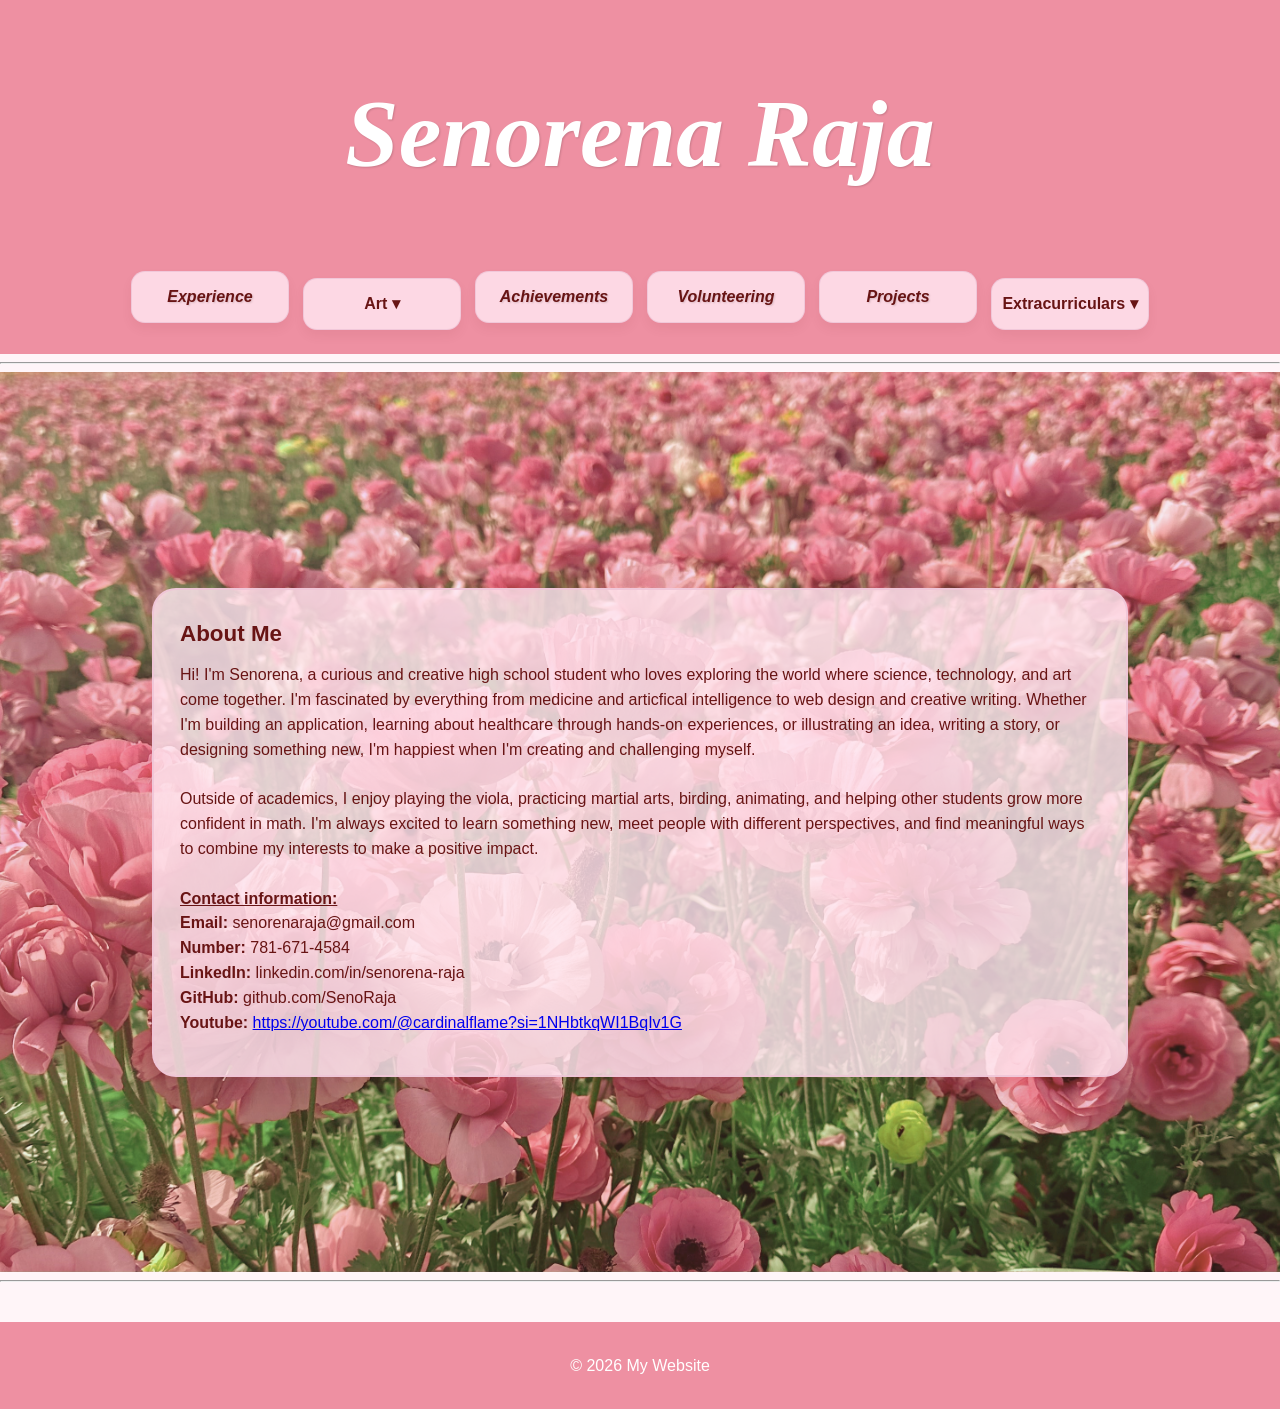
<file: index.html>
﻿<!DOCTYPE html>
<html lang="en">
<head>
    <meta charset="UTF-8">
    <title>Senorena Raja</title>
    <link rel="stylesheet" href="index.css">

</head>
<body>

    <!-- Header -->
    <header>
        <h1>Senorena Raja</h1>
        <nav class="page-nav">
            <div class="link-cards">
                <a class="card-link" href="experience.html">Experience</a>
                <div class="dropdown">
                    <button class="card-link dropdown-toggle" type="button">Art ▾</button>
                    <div class="dropdown-content">
                        <a href="art.html">2D Art</a>
                        <a href="3d-art.html">3D Art</a>
                    </div>
                </div>
                <a class="card-link" href="achievements.html">Achievements</a>
                <a class="card-link" href="volunteering.html">Volunteering</a>
                <a class="card-link" href="projects.html">Projects</a>
                <div class="dropdown">
                    <button class="card-link dropdown-toggle" type="button">Extracurriculars ▾</button>
                    <div class="dropdown-content">
                        <a href="extracurriculars.html">Karate</a>
                        <a href="orchestra.html">Orchestra</a>
                    </div>
                </div>
            </div>
        </nav>
    </header>

    <hr>

    <div class="gif-container">
        <img src="assets/mainImage.jpg" alt="Animated GIF" style="width:100%;height:auto;display:block;">
        <div class="about-box">
                <h3>About Me</h3>
                <p>
                    Hi! I'm Senorena, a curious and creative high school student
            who loves exploring the world where science, technology, and art
            come together. I'm fascinated by everything from medicine and 
             articfical intelligence to web design and creative writing. 
            Whether I'm building an application, learning about healthcare
            through hands-on experiences, or illustrating an idea, writing 
            a story, or designing something new, I'm happiest when I'm 
            creating and challenging myself.
        </br>
        </br>
            Outside of academics, I enjoy playing the viola, practicing
            martial arts, birding, animating, and helping other students grow
            more confident in math. I'm always excited to learn something new,
            meet people with different perspectives, and find meaningful ways
            to combine my interests to make a positive impact.
        </br>
        </br>
            <strong><u>Contact information:</u></strong>
    </br>
            <strong>Email:</strong> senorenaraja@gmail.com
            </br>
            <strong>Number:</strong> 781-671-4584
            </br>
            <strong>LinkedIn:</strong> linkedin.com/in/senorena-raja
            </br>
            <strong>GitHub:</strong> github.com/SenoRaja
            </br>
            <strong>Youtube:</strong> <a href="https://youtube.com/@cardinalflame?si=1NHbtkqWI1BqIv1G" target="_blank" rel="noopener noreferrer">https://youtube.com/@cardinalflame?si=1NHbtkqWI1BqIv1G</a>
                </p>
            </div>
        </div>

    <hr>

    <!-- Footer -->
    <footer>
        <p>&copy; 2026 My Website</p>
    </footer>

</body>

<script src="nav-fix.js"></script>
</file>
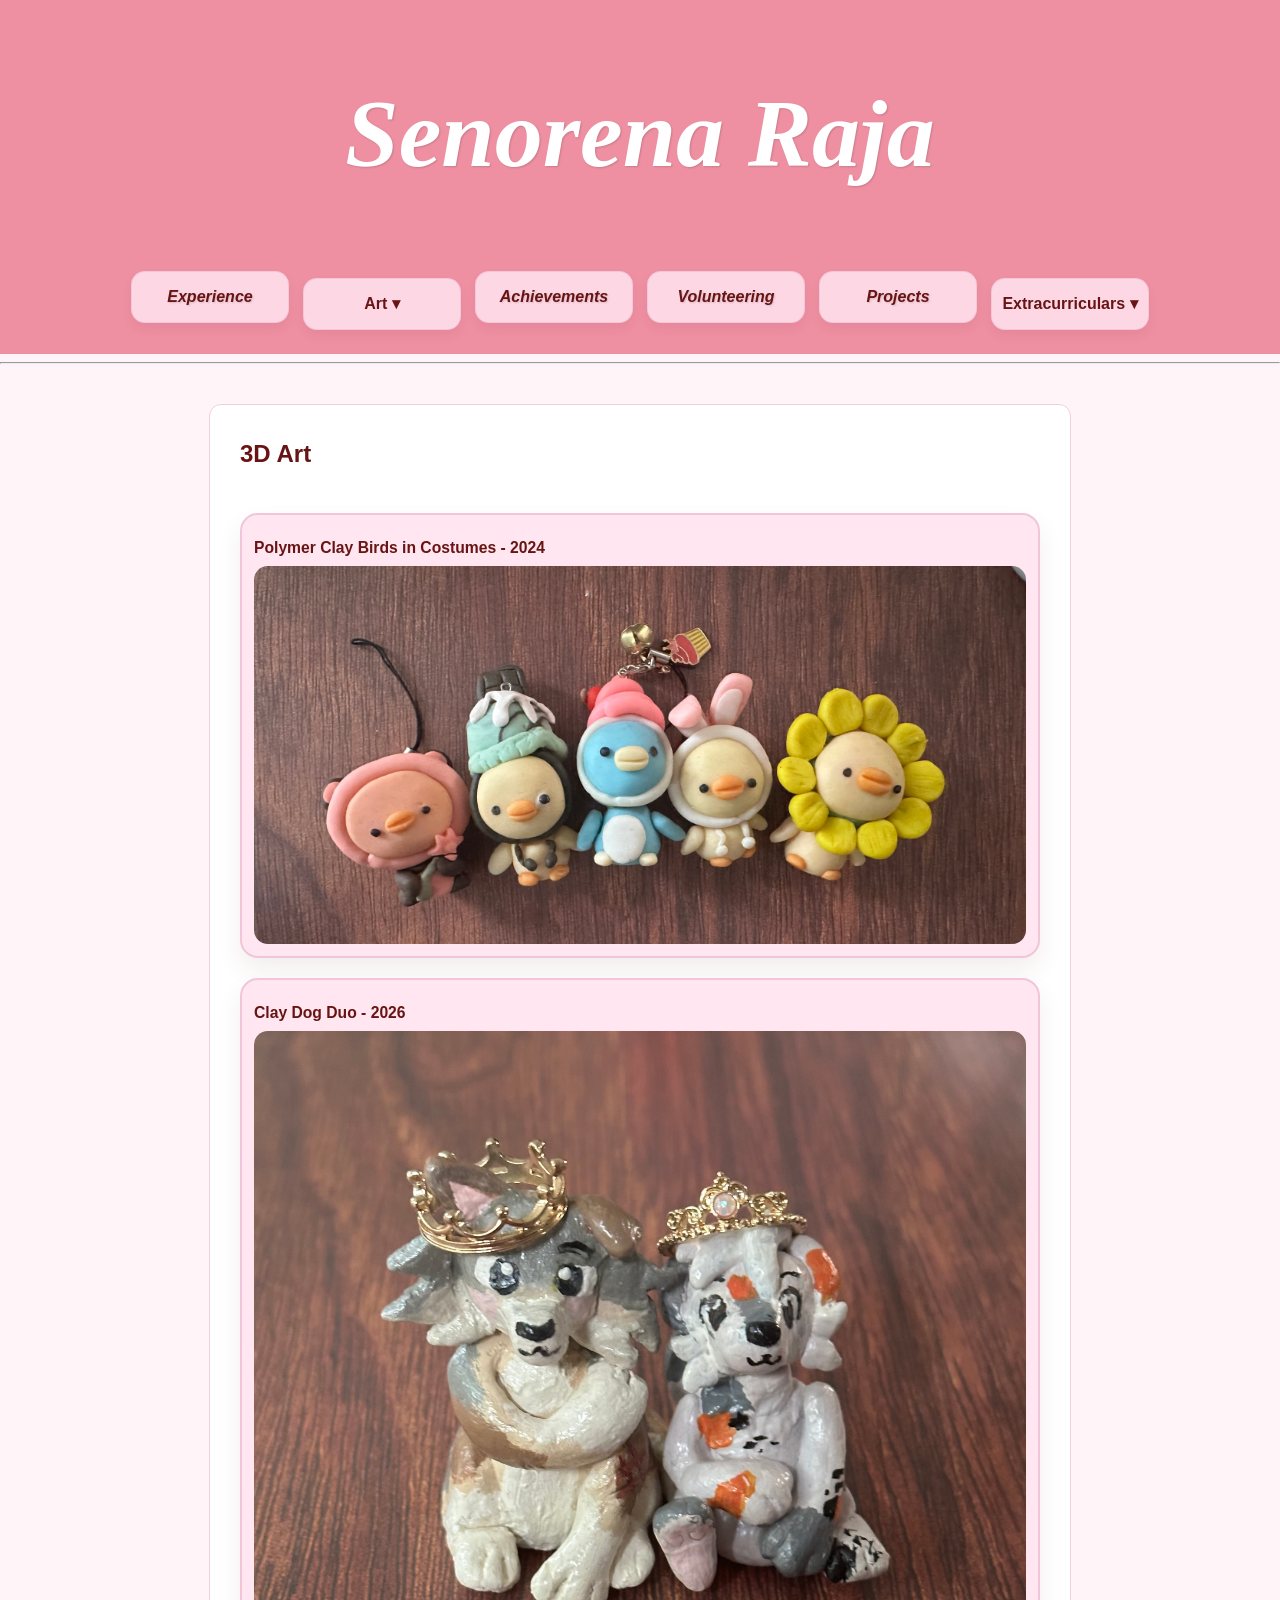
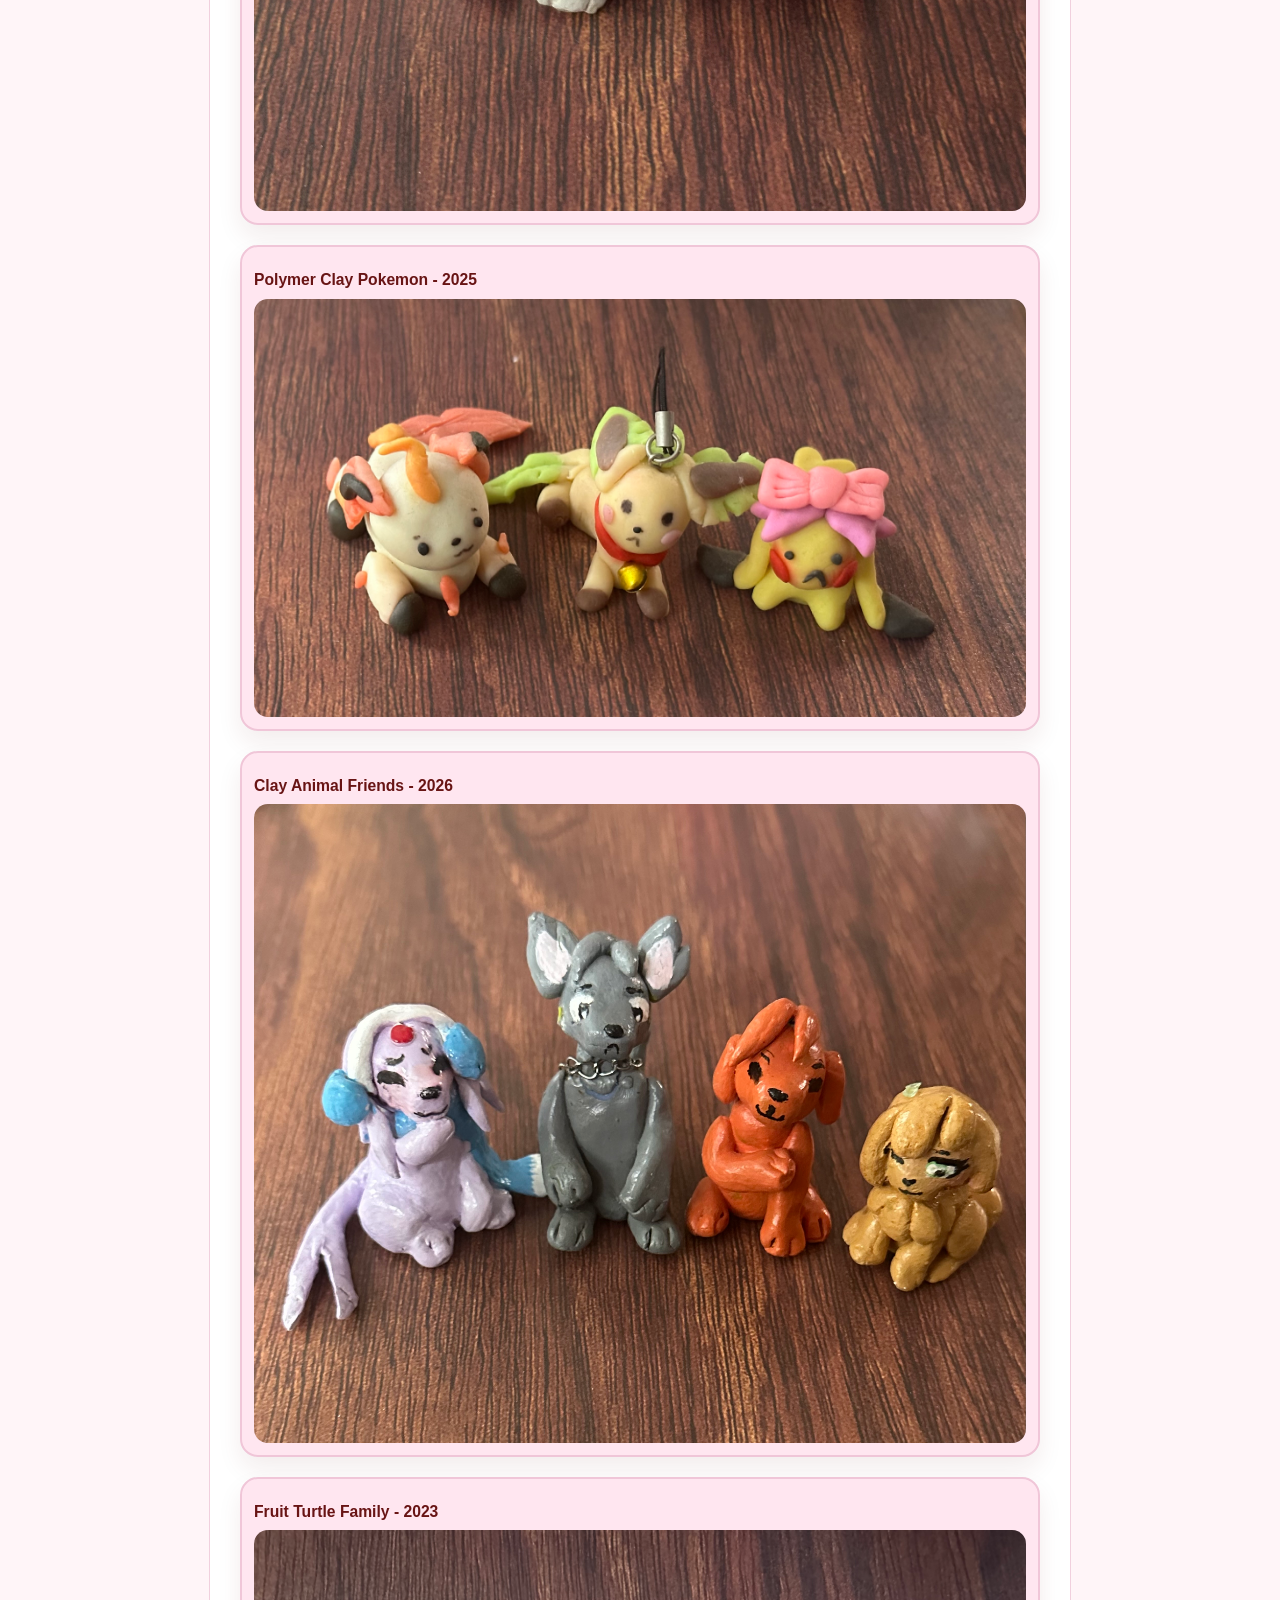
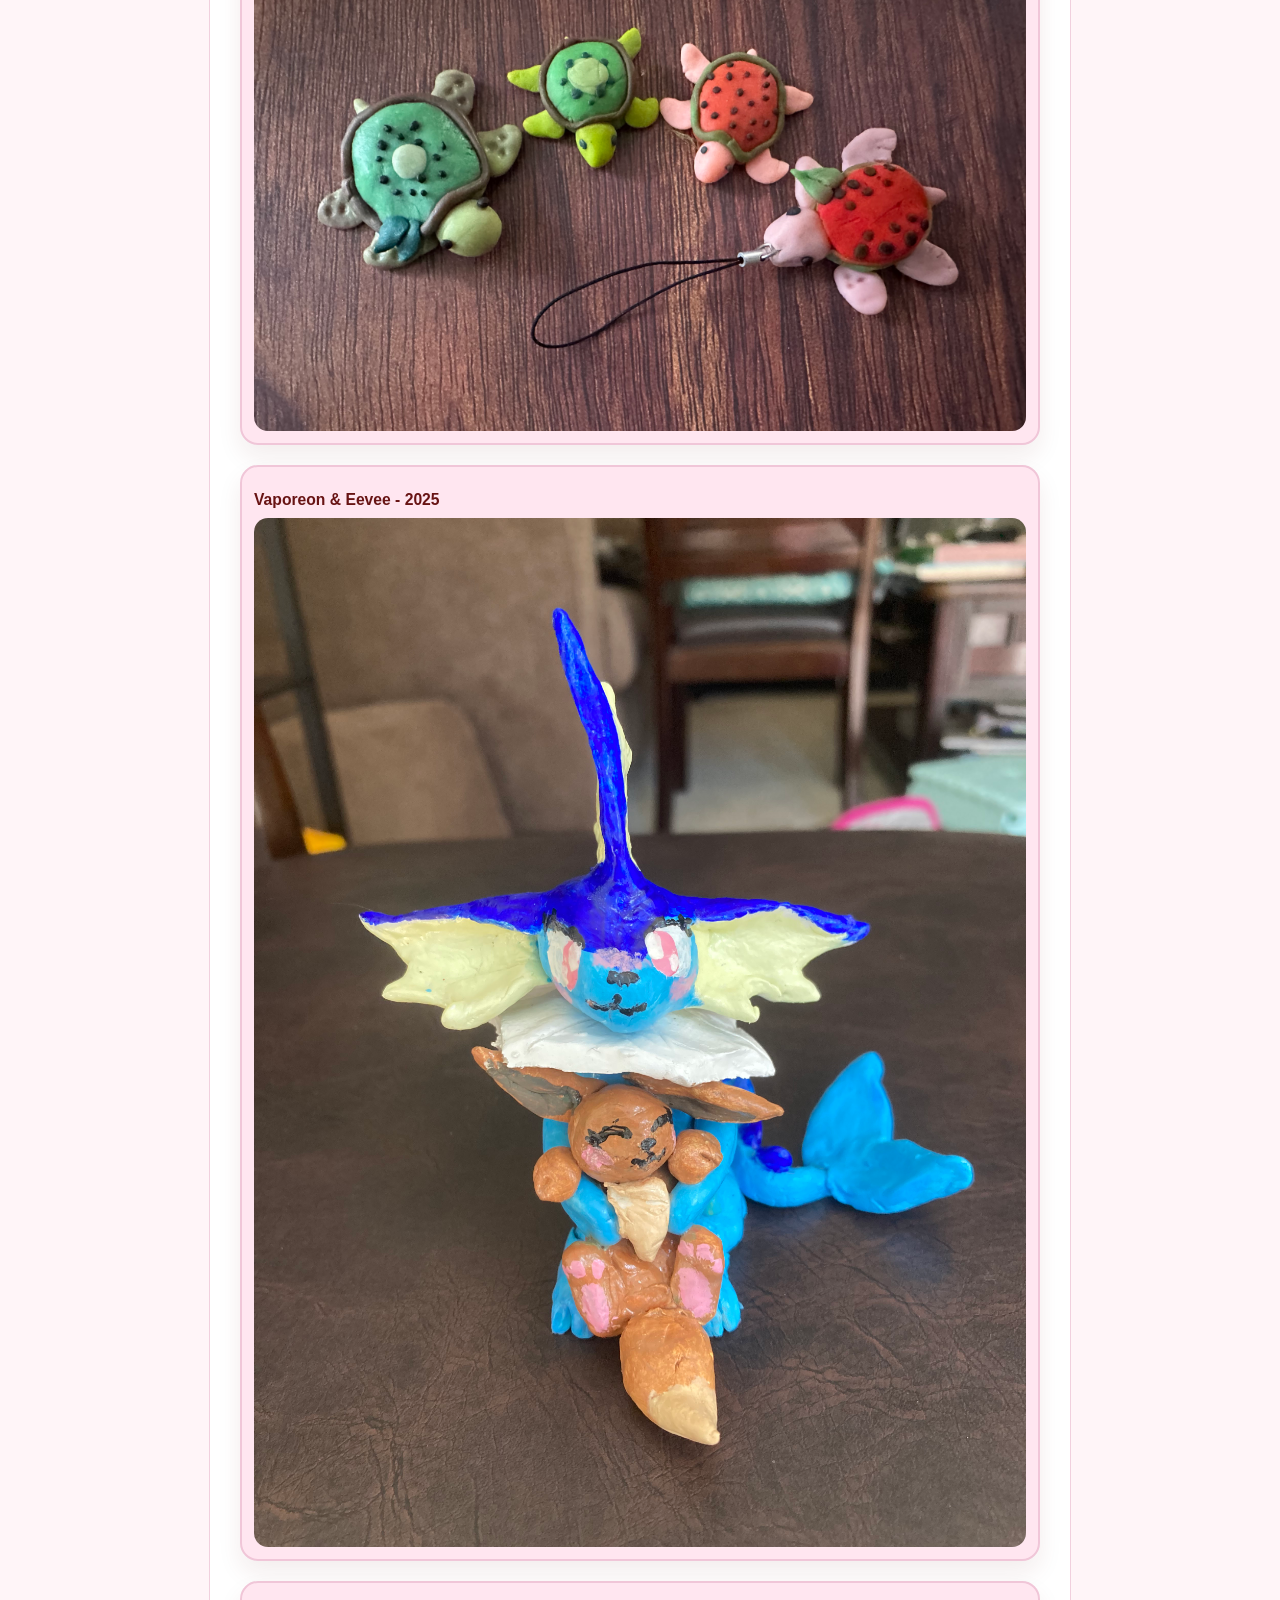
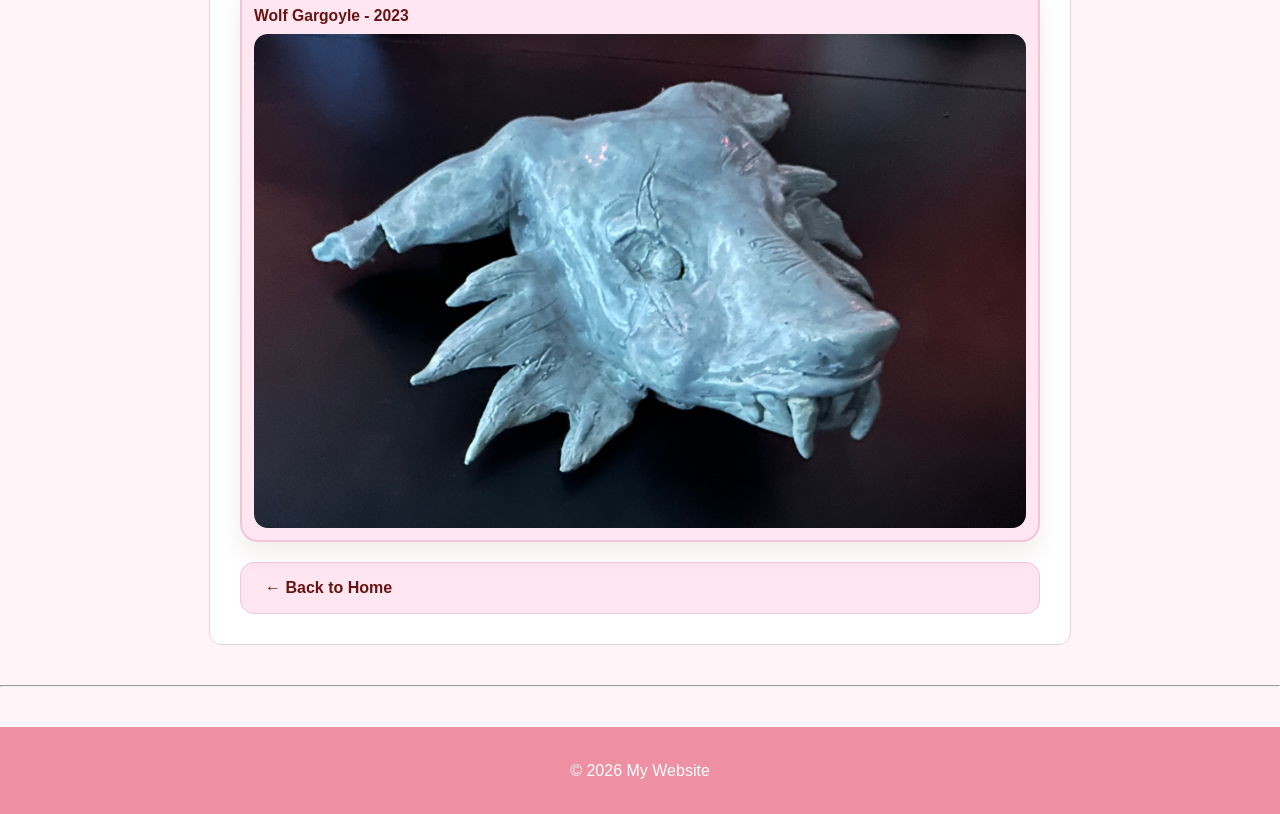
<file: 3d-art.html>
<!DOCTYPE html>
<html lang="en">
<head>
    <meta charset="UTF-8">
    <title>3D Art - Senorena Raja</title>
    <link rel="stylesheet" href="index.css">
    <style>
        .page-content {
            max-width: 800px;
            margin: 40px auto;
            background: #fff;
            padding: 30px;
            border-radius: 12px;
            border: 1px solid #f1d0de;
        }
        .page-content h2 {
            color: #681414;
            margin-top: 0;
        }
        .art-frame {
            display: inline-block;
            background: #ffe6f0;
            padding: 12px;
            border: 2px solid #f0c6d8;
            border-radius: 18px;
            box-shadow: 0 12px 24px rgba(104,20,20,0.08);
            margin-top: 20px;
        }
        .art-frame img {
            display: block;
            max-width: 100%;
            height: auto;
            border-radius: 14px;
        }
        .art-title {
            margin: 8px 0 6px;
            font-weight: 800;
            color: #681414;
            font-size: 0.98rem;
        }
        .back-btn {
            display: block;
            margin-top: 20px;
            padding: 12px 24px;
            background: #ffe6f0;
            border: 1px solid #f0c6d8;
            border-radius: 14px;
            color: #681414;
            text-decoration: none;
            font-weight: 700;
            cursor: pointer;
            transition: transform 0.22s ease, box-shadow 0.22s ease;
        }
        .back-btn:hover {
            transform: translateY(-4px);
            box-shadow: 0 10px 20px rgba(104,20,20,0.12);
        }
    </style>
</head>
<body>
    <header>
        <h1>Senorena Raja</h1>
        <nav class="page-nav">
            <div class="link-cards">
                <a class="card-link" href="experience.html">Experience</a>
                <div class="dropdown">
                    <button class="card-link dropdown-toggle" type="button">Art ▾</button>
                    <div class="dropdown-content">
                        <a href="art.html">2D Art</a>
                        <a href="3d-art.html">3D Art</a>
                    </div>
                </div>
                <a class="card-link" href="achievements.html">Achievements</a>
                <a class="card-link" href="volunteering.html">Volunteering</a>
                <a class="card-link" href="projects.html">Projects</a>
                <div class="dropdown">
                    <button class="card-link dropdown-toggle" type="button">Extracurriculars ▾</button>
                    <div class="dropdown-content">
                        <a href="extracurriculars.html">Karate</a>
                        <a href="orchestra.html">Orchestra</a>
                    </div>
                </div>
            </div>
        </nav>
    </header>

    <hr>

    <div class="page-content">
        <h2>3D Art</h2>
        <div class="art-frame">
            <div class="art-title">Polymer Clay Birds in Costumes - 2024</div>
            <img src="assets/duckfriends.jpeg" alt="Duckfriends 3D art example">
        </div>
        <div class="art-frame">
            <div class="art-title">Clay Dog Duo - 2026</div>
            <img src="assets/marshsand.jpeg" alt="Marshsand 3D art example">
        </div>
        <div class="art-frame">
            <div class="art-title">Polymer Clay Pokemon - 2025</div>
            <img src="assets/pokemonfriends.jpeg" alt="Pokemonfriends 3D art example">
        </div>
        <div class="art-frame">
            <div class="art-title">Clay Animal Friends - 2026</div>
            <img src="assets/thesquad.jpeg" alt="Thesquad 3D art example">
        </div>
        <div class="art-frame">
            <div class="art-title">Fruit Turtle Family - 2023</div>
            <img src="assets/turtlefam.jpeg" alt="Turtlefam 3D art example">
        </div>
        <div class="art-frame">
            <div class="art-title">Vaporeon &amp; Eevee - 2025</div>
            <img src="assets/vaporeonSculpt.jpeg" alt="Vaporeon Sculpt 3D art example">
        </div>
        <div class="art-frame">
            <div class="art-title">Wolf Gargoyle - 2023</div>
            <img src="wolfgargoyle.jpeg" alt="Wolf gargoyle 3D art">
        </div>
        <a href="index.html" class="back-btn">← Back to Home</a>
    </div>

    <hr>

    <footer>
        <p>&copy; 2026 My Website</p>
    </footer>
</body>
<script src="nav-fix.js"></script>
</html>
</file>
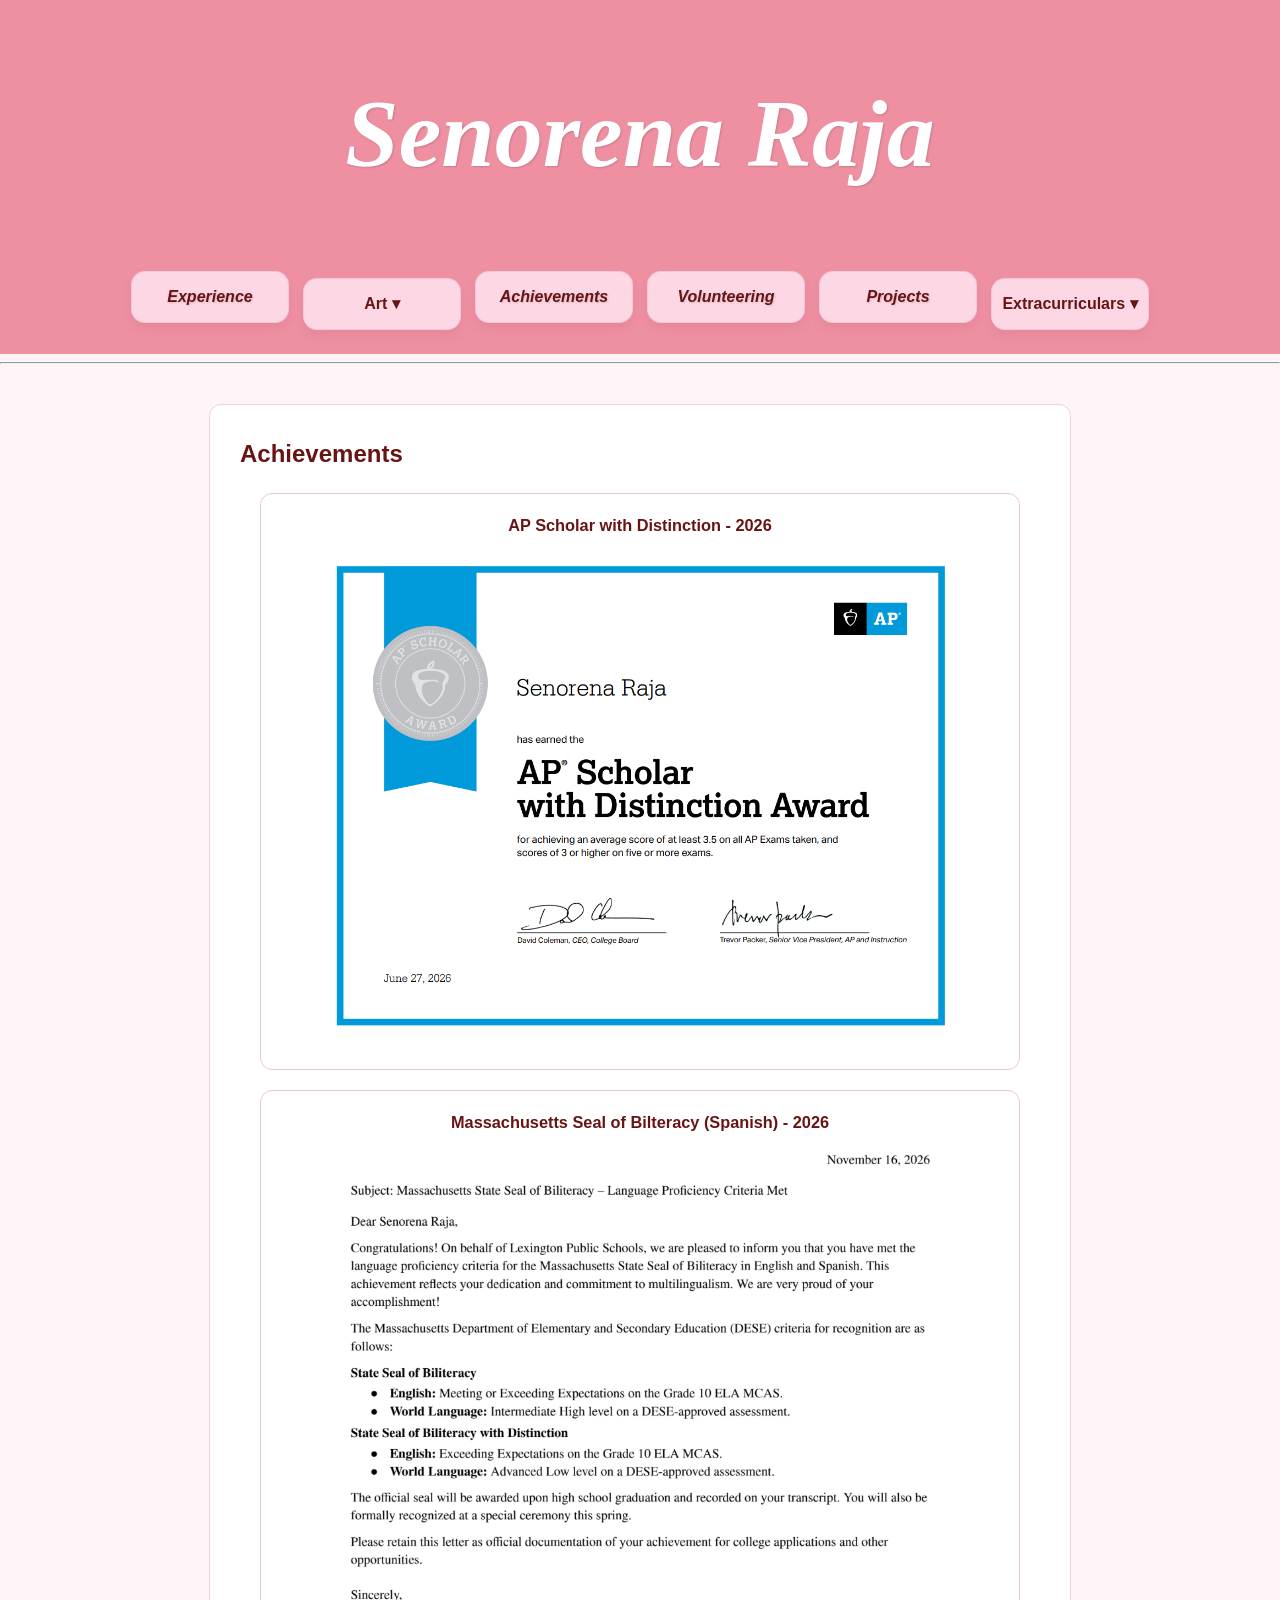
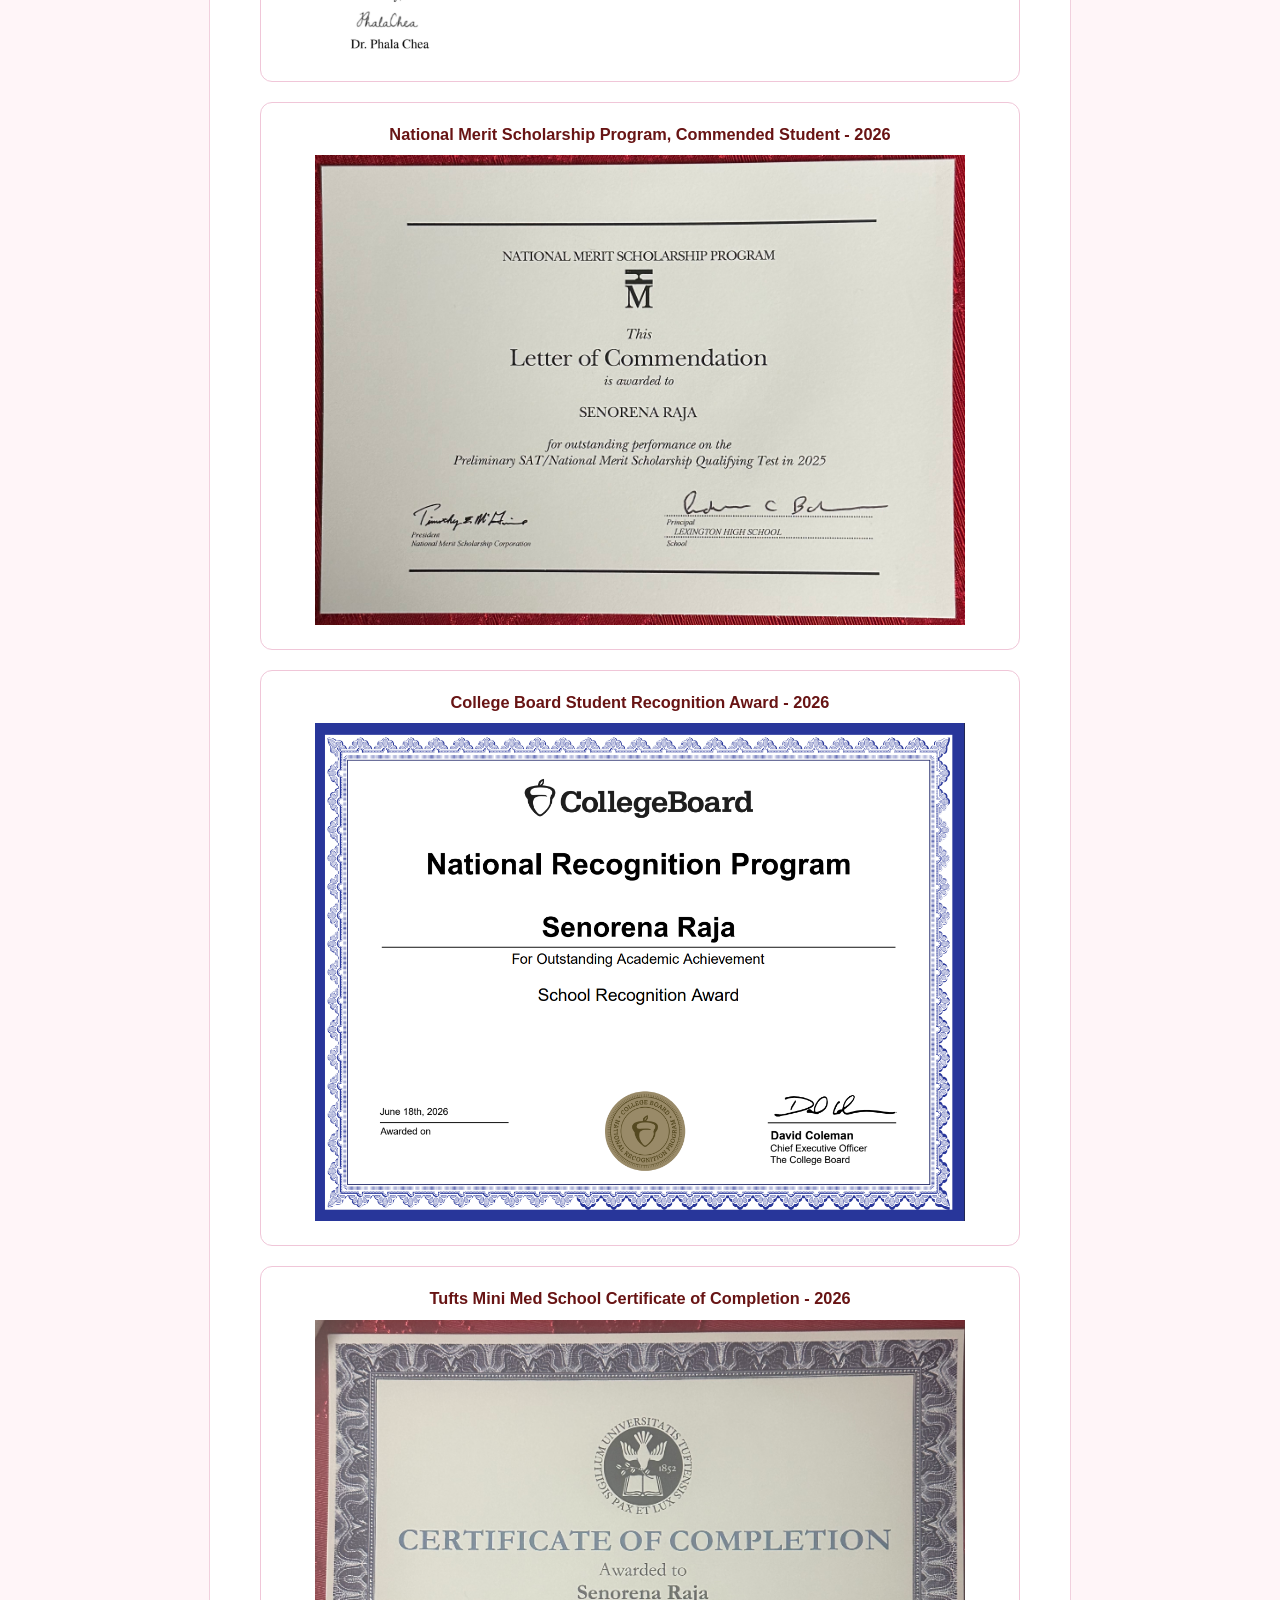
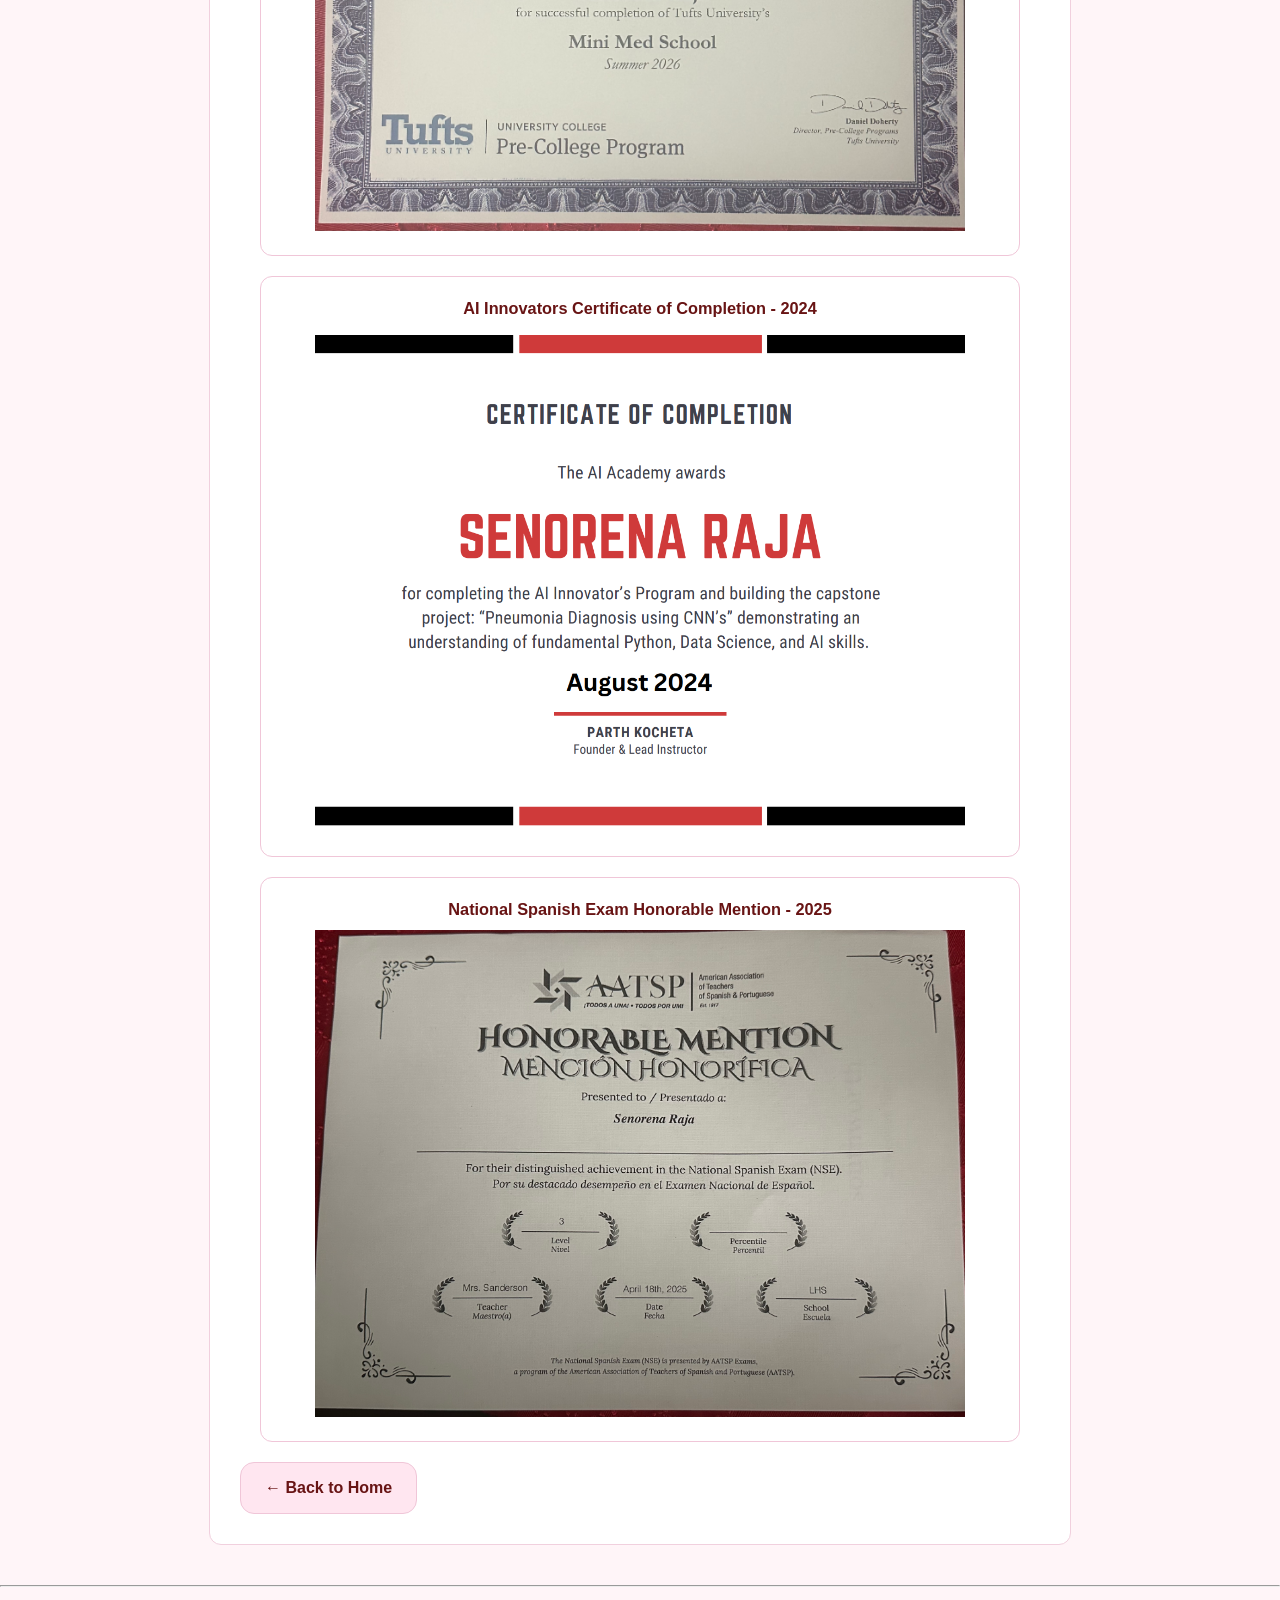
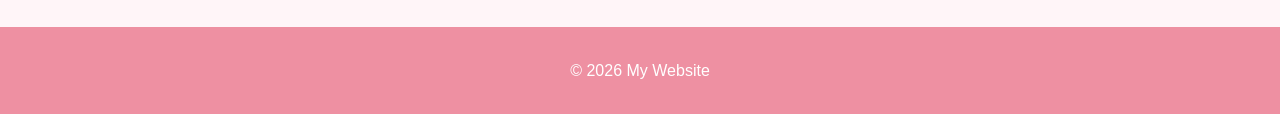
<file: achievements.html>
<!DOCTYPE html>
<html lang="en">
<head>
    <meta charset="UTF-8">
    <title>Achievements - Senorena Raja</title>
    <link rel="stylesheet" href="index.css">
    <style>
        .page-content {
            max-width: 800px;
            margin: 40px auto;
            background: #fff;
            padding: 30px;
            border-radius: 12px;
            border: 1px solid #f1d0de;
        }
        .page-content h2 {
            color: #681414;
            margin-top: 0;
        }
        .back-btn {
            display: inline-block;
            margin-top: 20px;
            padding: 12px 24px;
            background: #ffe6f0;
            border: 1px solid #f0c6d8;
            border-radius: 14px;
            color: #681414;
            text-decoration: none;
            font-weight: 700;
            cursor: pointer;
            transition: transform 0.22s ease, box-shadow 0.22s ease;
        }
        .back-btn:hover {
            transform: translateY(-4px);
            box-shadow: 0 10px 20px rgba(104,20,20,0.12);
        }
        .awards-grid {
            display: flex;
            flex-direction: column;
            gap: 20px;
            align-items: center;
            margin-top: 18px;
        }
        .award-box {
            background: #fff;
            border: 1px solid #f0c6d8;
            border-radius: 12px;
            padding: 18px;
            width: 100%;
            max-width: 760px;
            box-sizing: border-box;
            text-align: center;
        }
        .award-box img {
            max-width: 90%;
            height: auto;
            display: block;
            margin: 8px auto 6px;
        }
        .award-title {
            font-weight: 800;
            color: #681414;
            margin-bottom: 8px;
            font-size: 1.02rem;
        }
    </style>
</head>
<body>
    <!-- Header -->
    <header>
        <h1>Senorena Raja</h1>
        <nav class="page-nav">
            <div class="link-cards">
                <a class="card-link" href="experience.html">Experience</a>
                <div class="dropdown">
                    <button class="card-link dropdown-toggle" type="button">Art ▾</button>
                    <div class="dropdown-content">
                        <a href="art.html">2D Art</a>
                        <a href="3d-art.html">3D Art</a>
                    </div>
                </div>
                <a class="card-link" href="achievements.html">Achievements</a>
                <a class="card-link" href="volunteering.html">Volunteering</a>
                <a class="card-link" href="projects.html">Projects</a>
                <div class="dropdown">
                    <button class="card-link dropdown-toggle" type="button">Extracurriculars ▾</button>
                    <div class="dropdown-content">
                        <a href="extracurriculars.html">Karate</a>
                        <a href="orchestra.html">Orchestra</a>
                    </div>
                </div>
            </div>
        </nav>
    </header>

    <hr>

    <!-- Page Content -->
    <div class="page-content">
        <h2>Achievements</h2>
        <div class="awards-grid">
            <div class="award-box">
                <div class="award-title">AP Scholar with Distinction - 2026</div>
                <img src="assets/ASWD.png" alt="AP Scholar with Distinction">
            </div>
            <div class="award-box">
                <div class="award-title">Massachusetts Seal of Bilteracy (Spanish) - 2026</div>
                <img src="assets/SealofBilteracy.png" alt="Massachusetts Seal of Bilteracy in Spanish, 2026">
            </div>
            <div class="award-box">
                <div class="award-title">National Merit Scholarship Program, Commended Student - 2026</div>
                <img src="assets/NEWPSATLOC.jpeg" alt="National Merit Scholarship Program, Commended Student - 2026">
            </div>
            <div class="award-box">
                <div class="award-title">College Board Student Recognition Award - 2026</div>
                <img src="assets/CBSR.png" alt="College Board Student Recognition Award">
            </div>
            <div class="award-box">
                <div class="award-title">Tufts Mini Med School Certificate of Completion - 2026</div>
                <img src="assets/TMM.jpeg" alt="Tufts Mini Med School Certificate">
            </div>
            <div class="award-box">
                <div class="award-title">AI Innovators Certificate of Completion - 2024</div>
                <img src="assets/AICOC.png" alt="AI Innovators Certificate of Completion">
            </div>
            <div class="award-box">
                <div class="award-title">National Spanish Exam Honorable Mention - 2025</div>
                <img src="assets/NSEHM.jpeg" alt="National Spanish Exam Honorable Mention">
            </div>
        </div>
        <a href="index.html" class="back-btn">← Back to Home</a>
    </div>

    <hr>

    <!-- Footer -->
    <footer>
        <p>&copy; 2026 My Website</p>
    </footer>
</body>
<script src="nav-fix.js"></script>
</html>
</file>
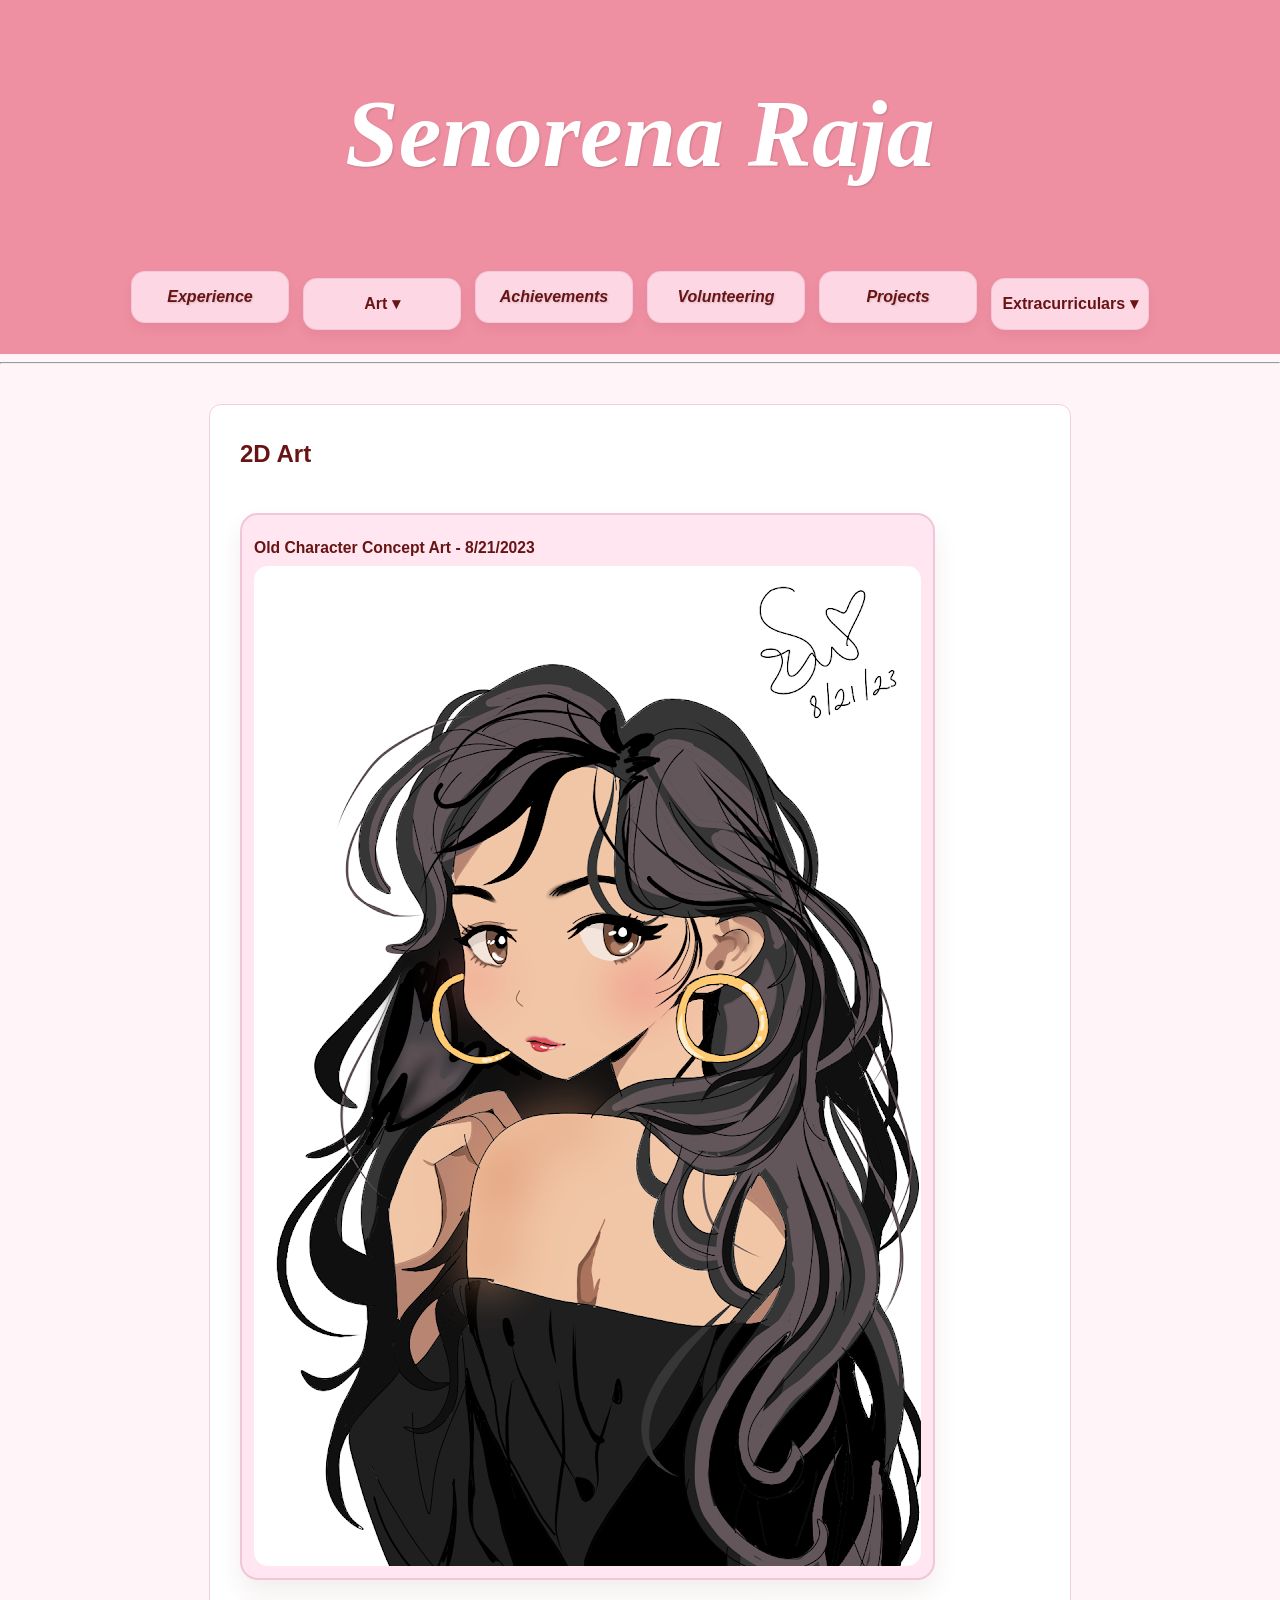
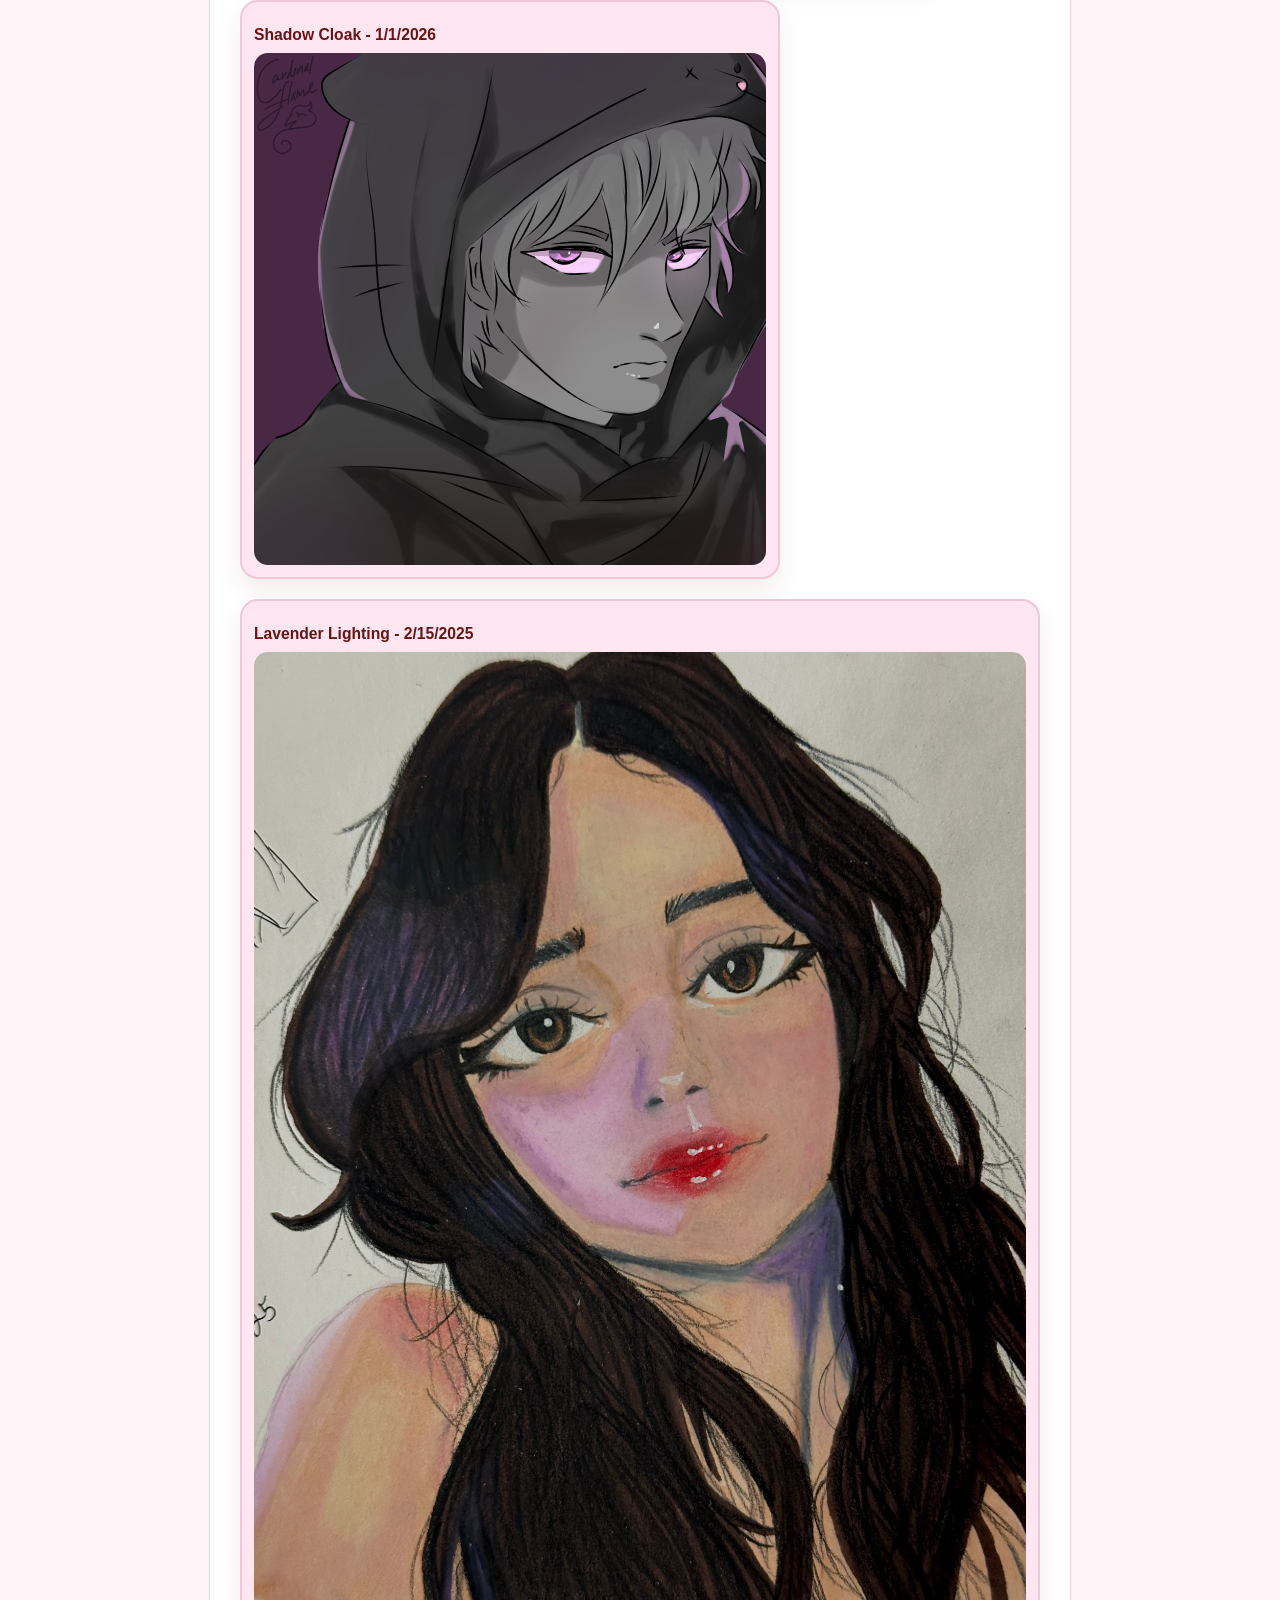
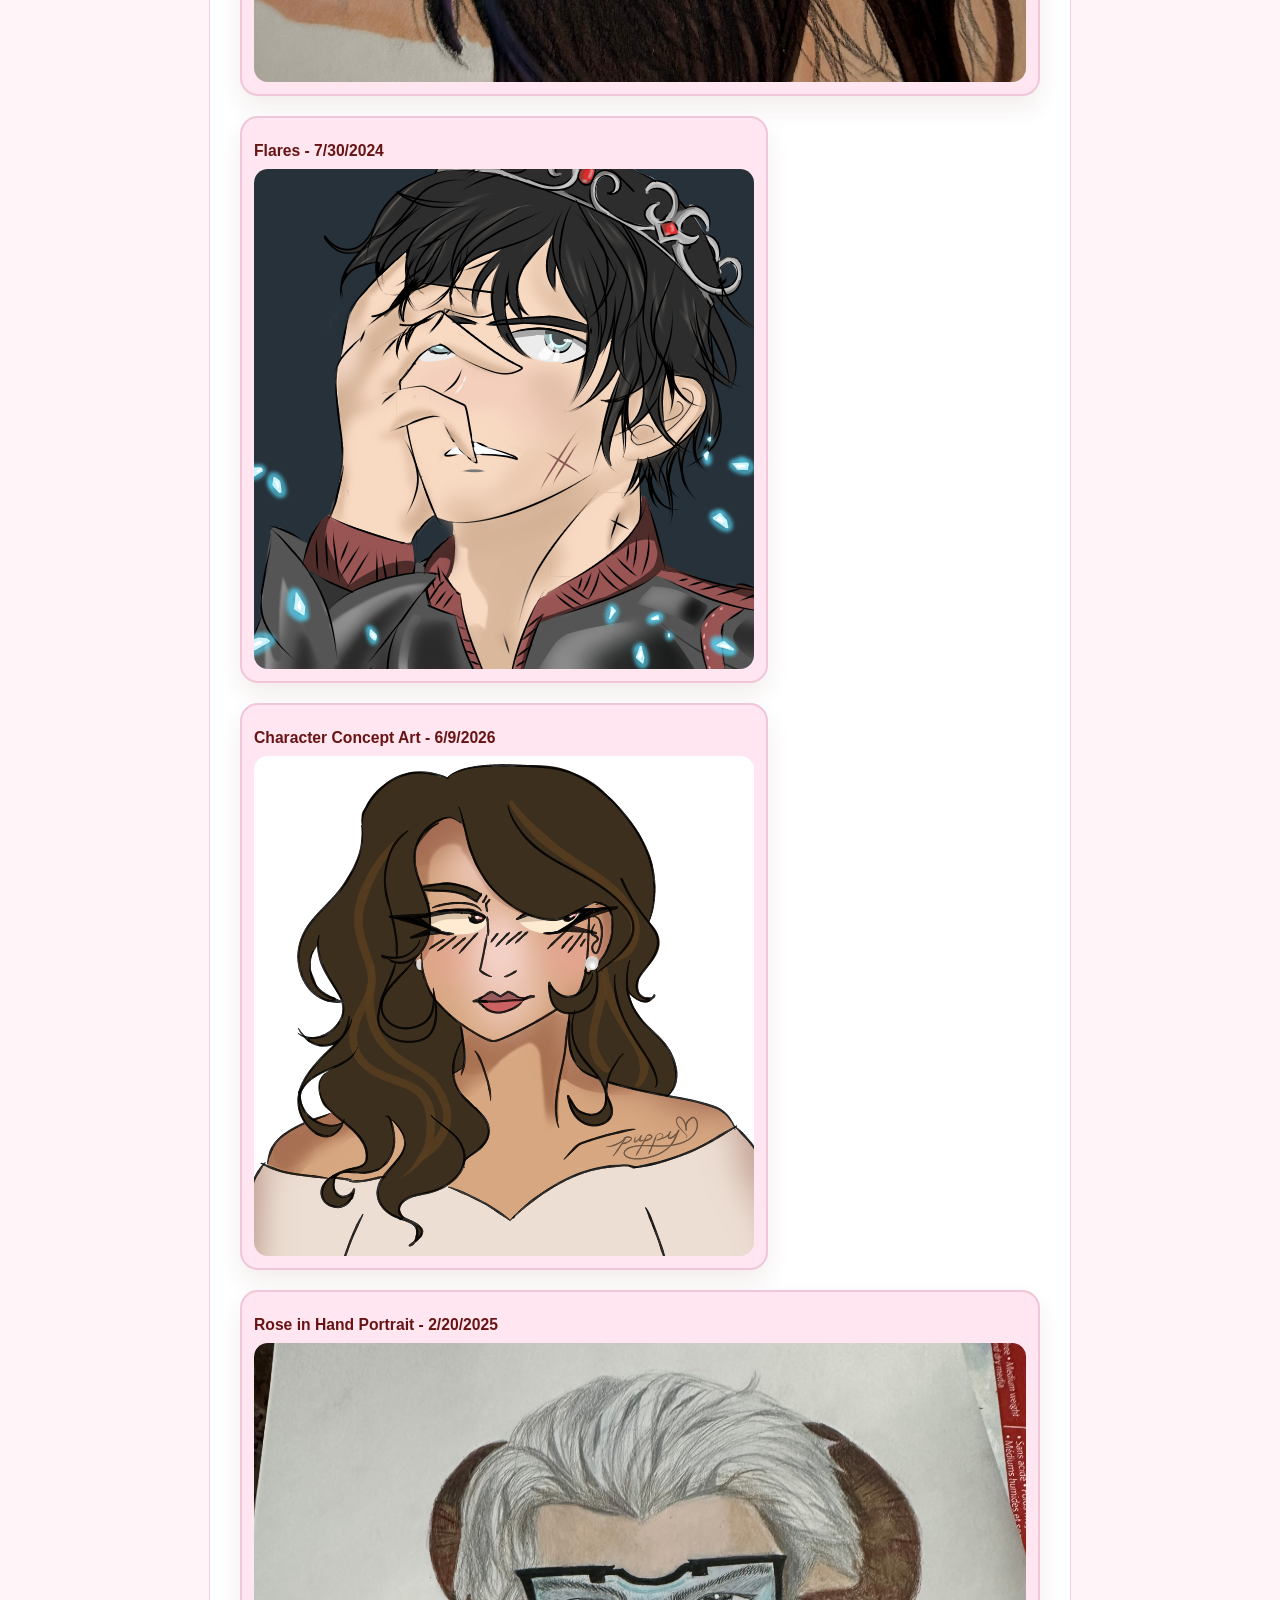
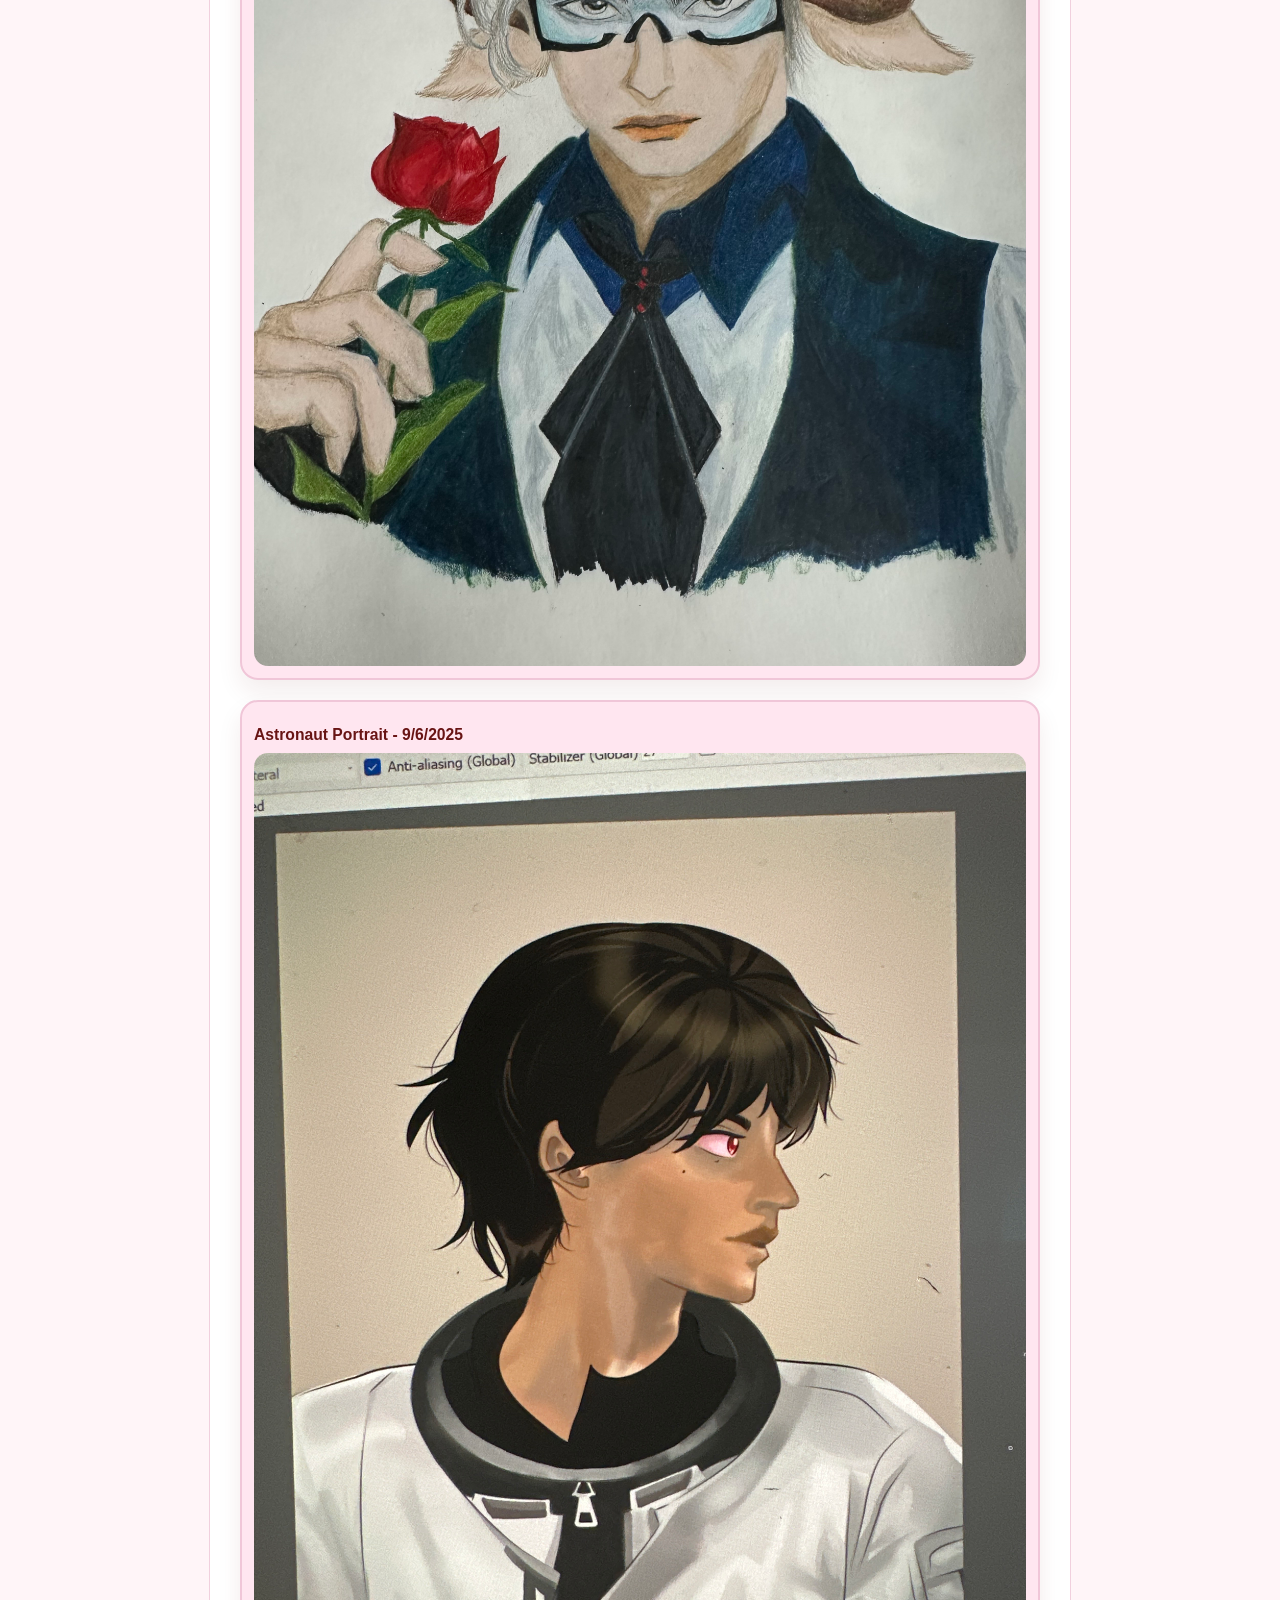
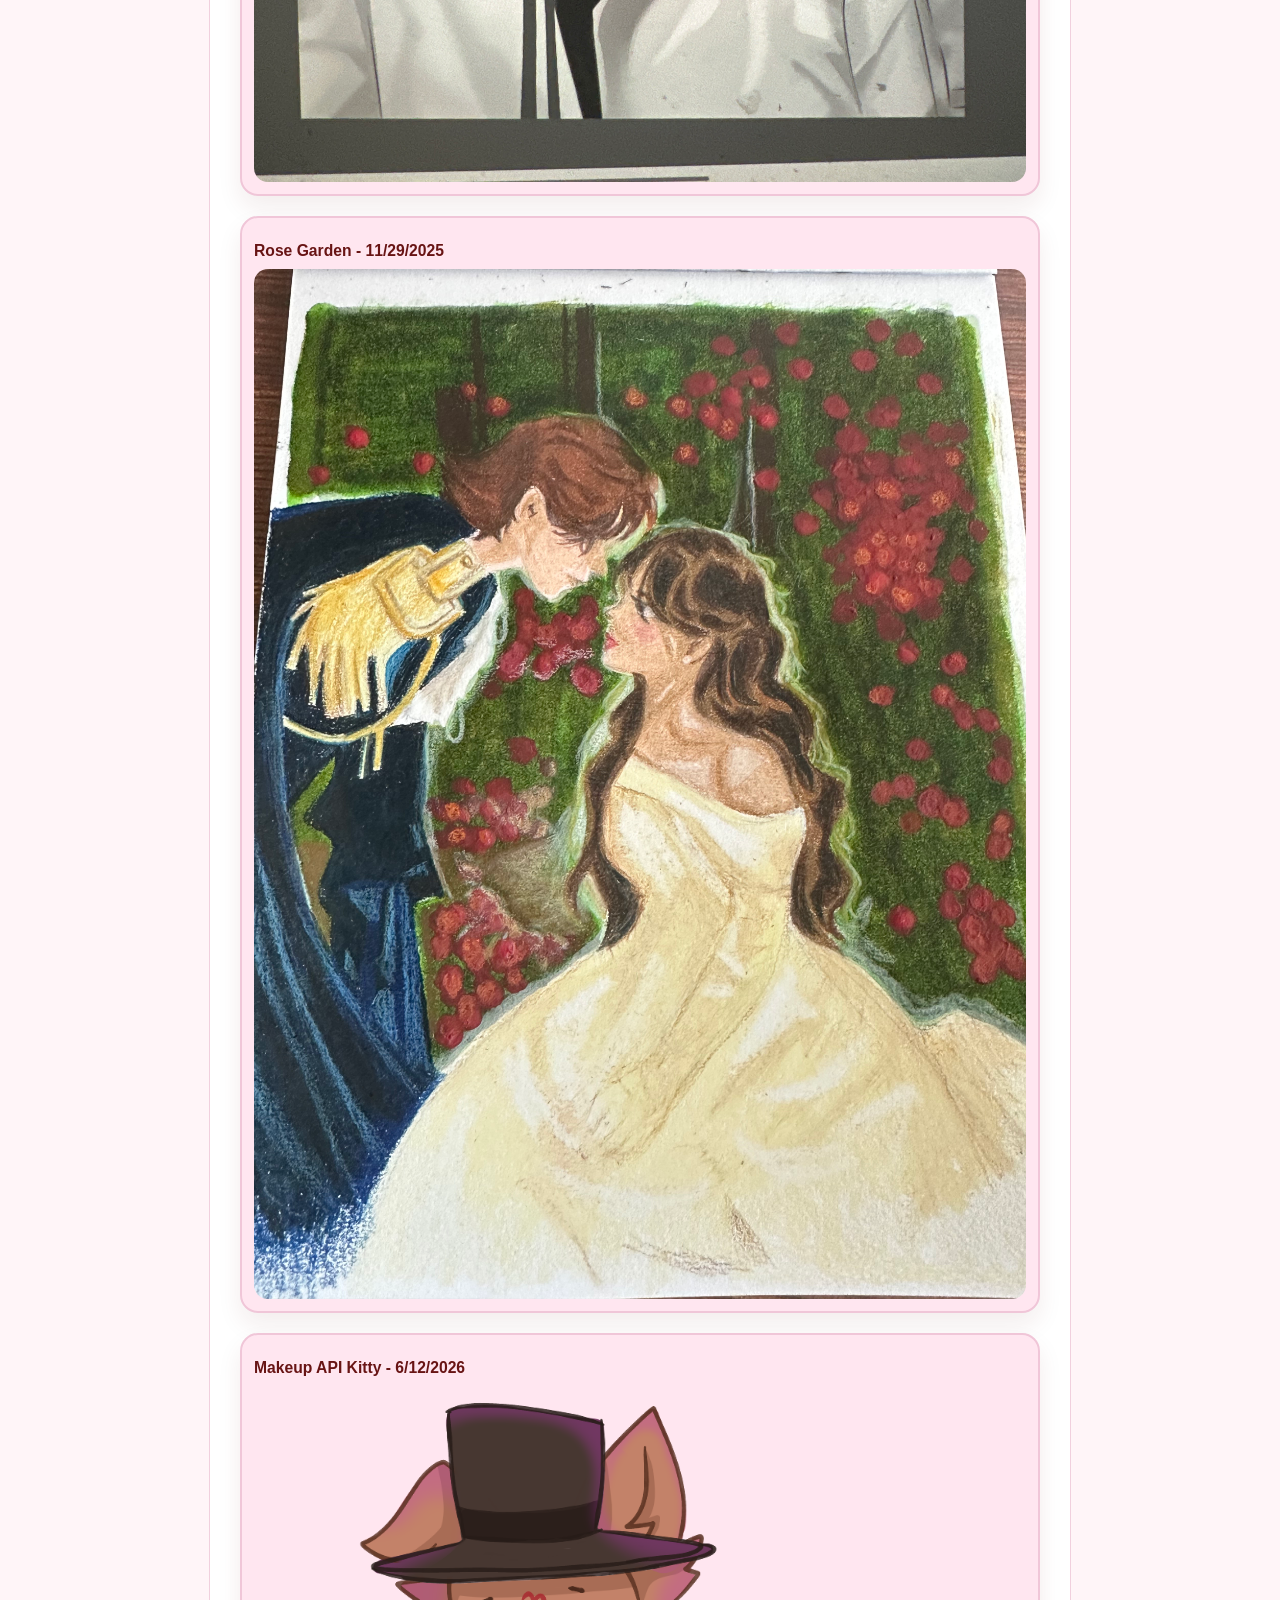
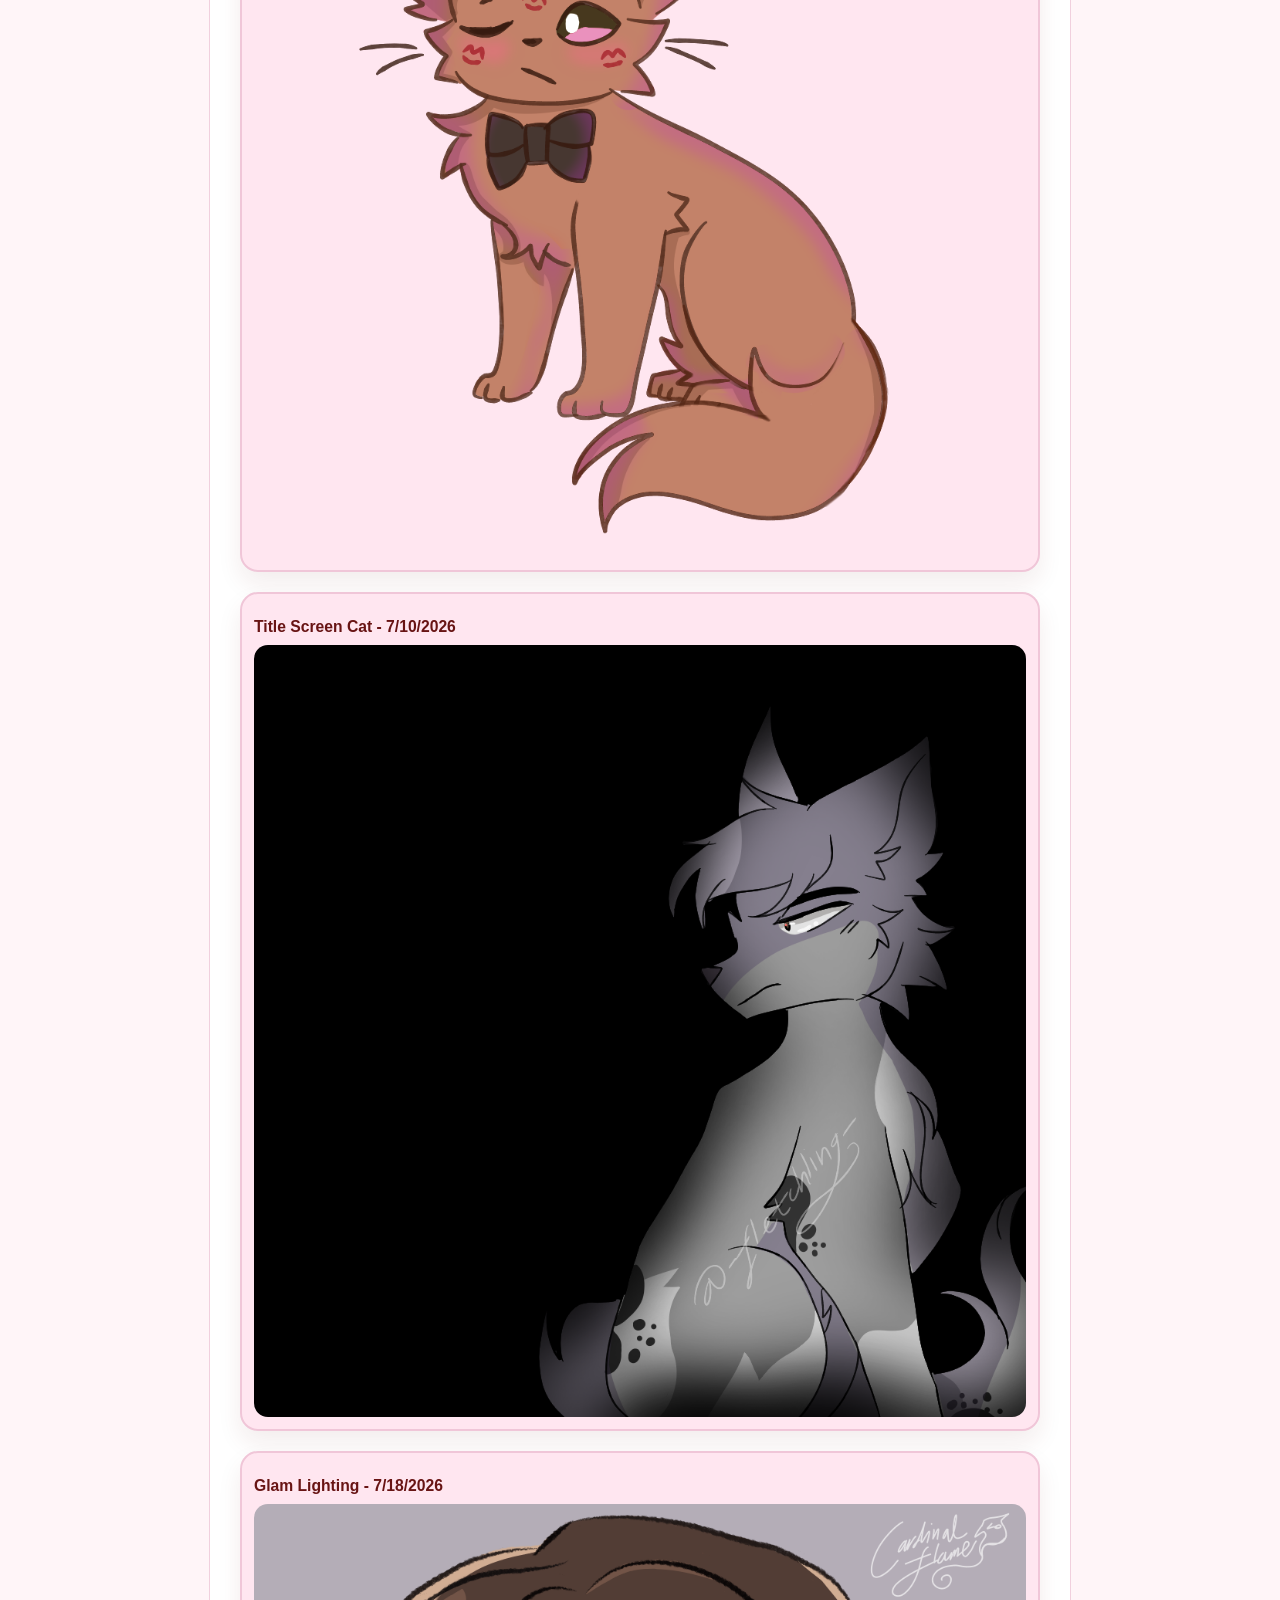
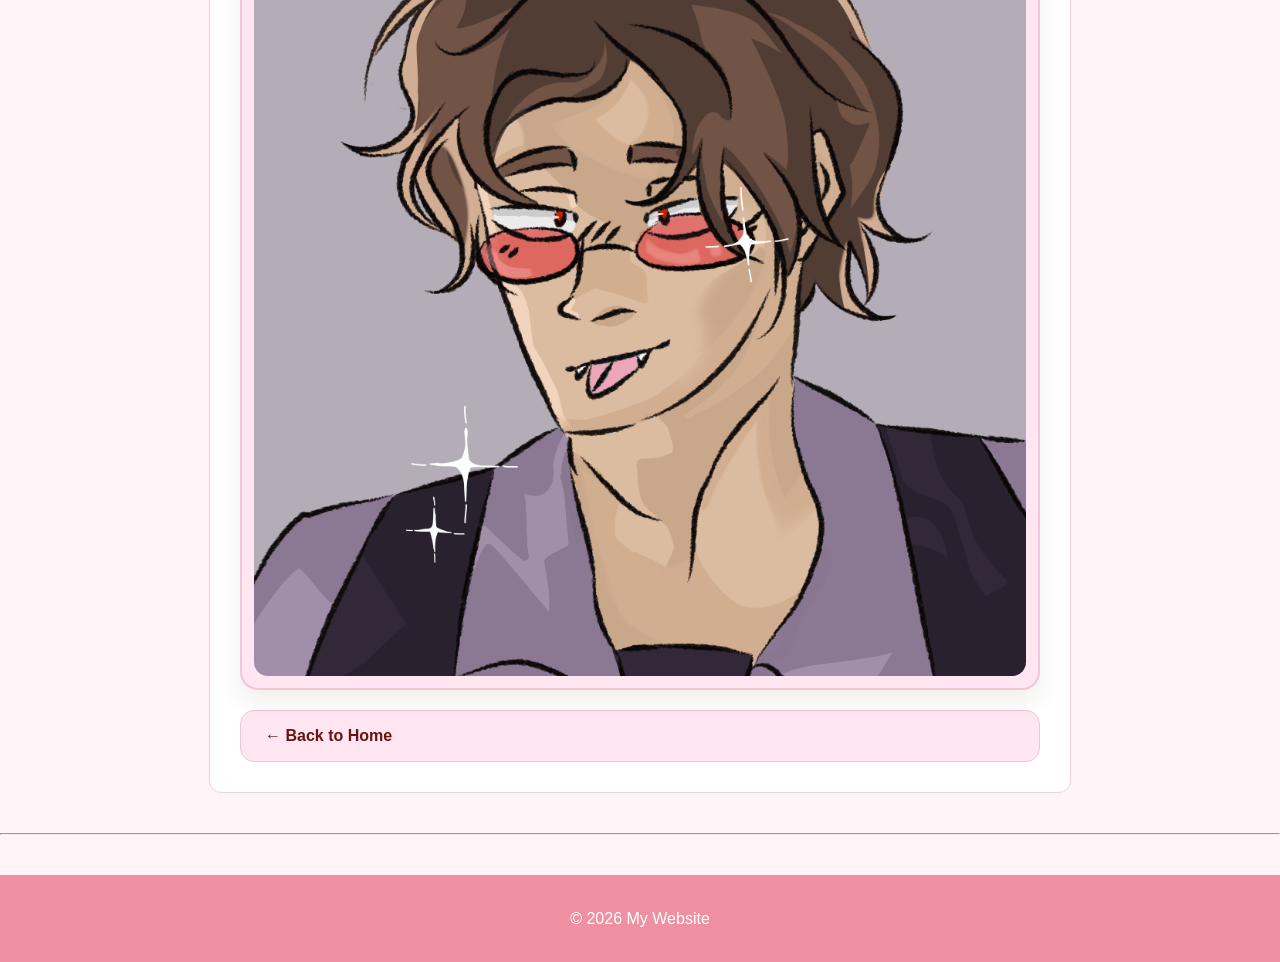
<file: art.html>
<!DOCTYPE html>
<html lang="en">
<head>
    <meta charset="UTF-8">
    <title>Art - Senorena Raja</title>
    <link rel="stylesheet" href="index.css">
    <style>
        .page-content {
            max-width: 800px;
            margin: 40px auto;
            background: #fff;
            padding: 30px;
            border-radius: 12px;
            border: 1px solid #f1d0de;
        }
        .page-content h2 {
            color: #681414;
            margin-top: 0;
        }
        .art-frame {
            display: inline-block;
            background: #ffe6f0;
            padding: 12px;
            border: 2px solid #f0c6d8;
            border-radius: 18px;
            box-shadow: 0 12px 24px rgba(104,20,20,0.08);
            margin-top: 20px;
        }
        .art-frame img {
            display: block;
            max-width: 100%;
            height: auto;
            border-radius: 14px;
        }
        .art-title {
            margin: 8px 0 6px;
            font-weight: 800;
            color: #681414;
            font-size: 0.98rem;
        }
        .back-btn {
            display: block;
            margin-top: 20px;
            padding: 12px 24px;
            background: #ffe6f0;
            border: 1px solid #f0c6d8;
            border-radius: 14px;
            color: #681414;
            text-decoration: none;
            font-weight: 700;
            cursor: pointer;
            transition: transform 0.22s ease, box-shadow 0.22s ease;
        }
        .back-btn:hover {
            transform: translateY(-4px);
            box-shadow: 0 10px 20px rgba(104,20,20,0.12);
        }
    </style>
</head>
<body>
    <!-- Header -->
    <header>
        <h1>Senorena Raja</h1>
        <nav class="page-nav">
            <div class="link-cards">
                <a class="card-link" href="experience.html">Experience</a>
                <div class="dropdown">
                    <button class="card-link dropdown-toggle" type="button">Art ▾</button>
                    <div class="dropdown-content">
                        <a href="art.html">2D Art</a>
                        <a href="3d-art.html">3D Art</a>
                    </div>
                </div>
                <a class="card-link" href="achievements.html">Achievements</a>
                <a class="card-link" href="volunteering.html">Volunteering</a>
                <a class="card-link" href="projects.html">Projects</a>
                <div class="dropdown">
                    <button class="card-link dropdown-toggle" type="button">Extracurriculars ▾</button>
                    <div class="dropdown-content">
                        <a href="extracurriculars.html">Karate</a>
                        <a href="orchestra.html">Orchestra</a>
                    </div>
                </div>
            </div>
        </nav>
    </header>

    <hr>

    <!-- Page Content -->
    <div class="page-content">
        <h2>2D Art</h2>
        <div class="art-frame">
            <div class="art-title">Old Character Concept Art - 8/21/2023</div>
            <img src="assets/2023sandy.png" alt="Old Character Concept Art">
        </div>
        <div class="art-frame">
            <div class="art-title">Shadow Cloak - 1/1/2026</div>
            <img src="assets/quisshyfa.png" alt="Shadow Cloak">
        </div>
        <div class="art-frame">
            <div class="art-title">Lavender Lighting - 2/15/2025</div>
            <img src="assets/sandy2025.jpeg" alt="Lavender Lighting">
        </div>
        <div class="art-frame">
            <div class="art-title">Flares - 7/30/2024</div>
            <img src="assets/mavenfa.png" alt="Flares">
        </div>
        <div class="art-frame">
            <div class="art-title">Character Concept Art - 6/9/2026</div>
            <img src="assets/sandyyy.png" alt="Character Concept Art">
        </div>
        <div class="art-frame">
            <div class="art-title">Rose in Hand Portrait - 2/20/2025</div>
            <img src="assets/methaifa.jpeg" alt="Rose in Hand Portrait">
        </div>
        <div class="art-frame">
            <div class="art-title">Astronaut Portrait - 9/6/2025</div>
            <img src="assets/mindofneofa.jpeg" alt="Astronaut Portrait">
        </div>
        <div class="art-frame">
            <div class="art-title">Rose Garden - 11/29/2025</div>
            <img src="assets/roses.jpeg" alt="Rose Garden">
        </div>
        <div class="art-frame">
            <div class="art-title">Makeup API Kitty - 6/12/2026</div>
            <img src="assets/mainCat.png" alt="Makeup API Kitty">
        </div>
        <div class="art-frame">
            <div class="art-title">Title Screen Cat - 7/10/2026</div>
            <img src="assets/kestralTitleScreen.png" alt="Title Screen Cat">
        </div>
        <div class="art-frame">
            <div class="art-title">Glam Lighting - 7/18/2026</div>
            <img src="assets/tylerfa1.png" alt="Glam Lighting">
        </div>
        <a href="index.html" class="back-btn">← Back to Home</a>
    </div>

    <hr>

    <footer>
        <p>&copy; 2026 My Website</p>
    </footer>
</body>
<script src="nav-fix.js"></script>
</html>
</file>
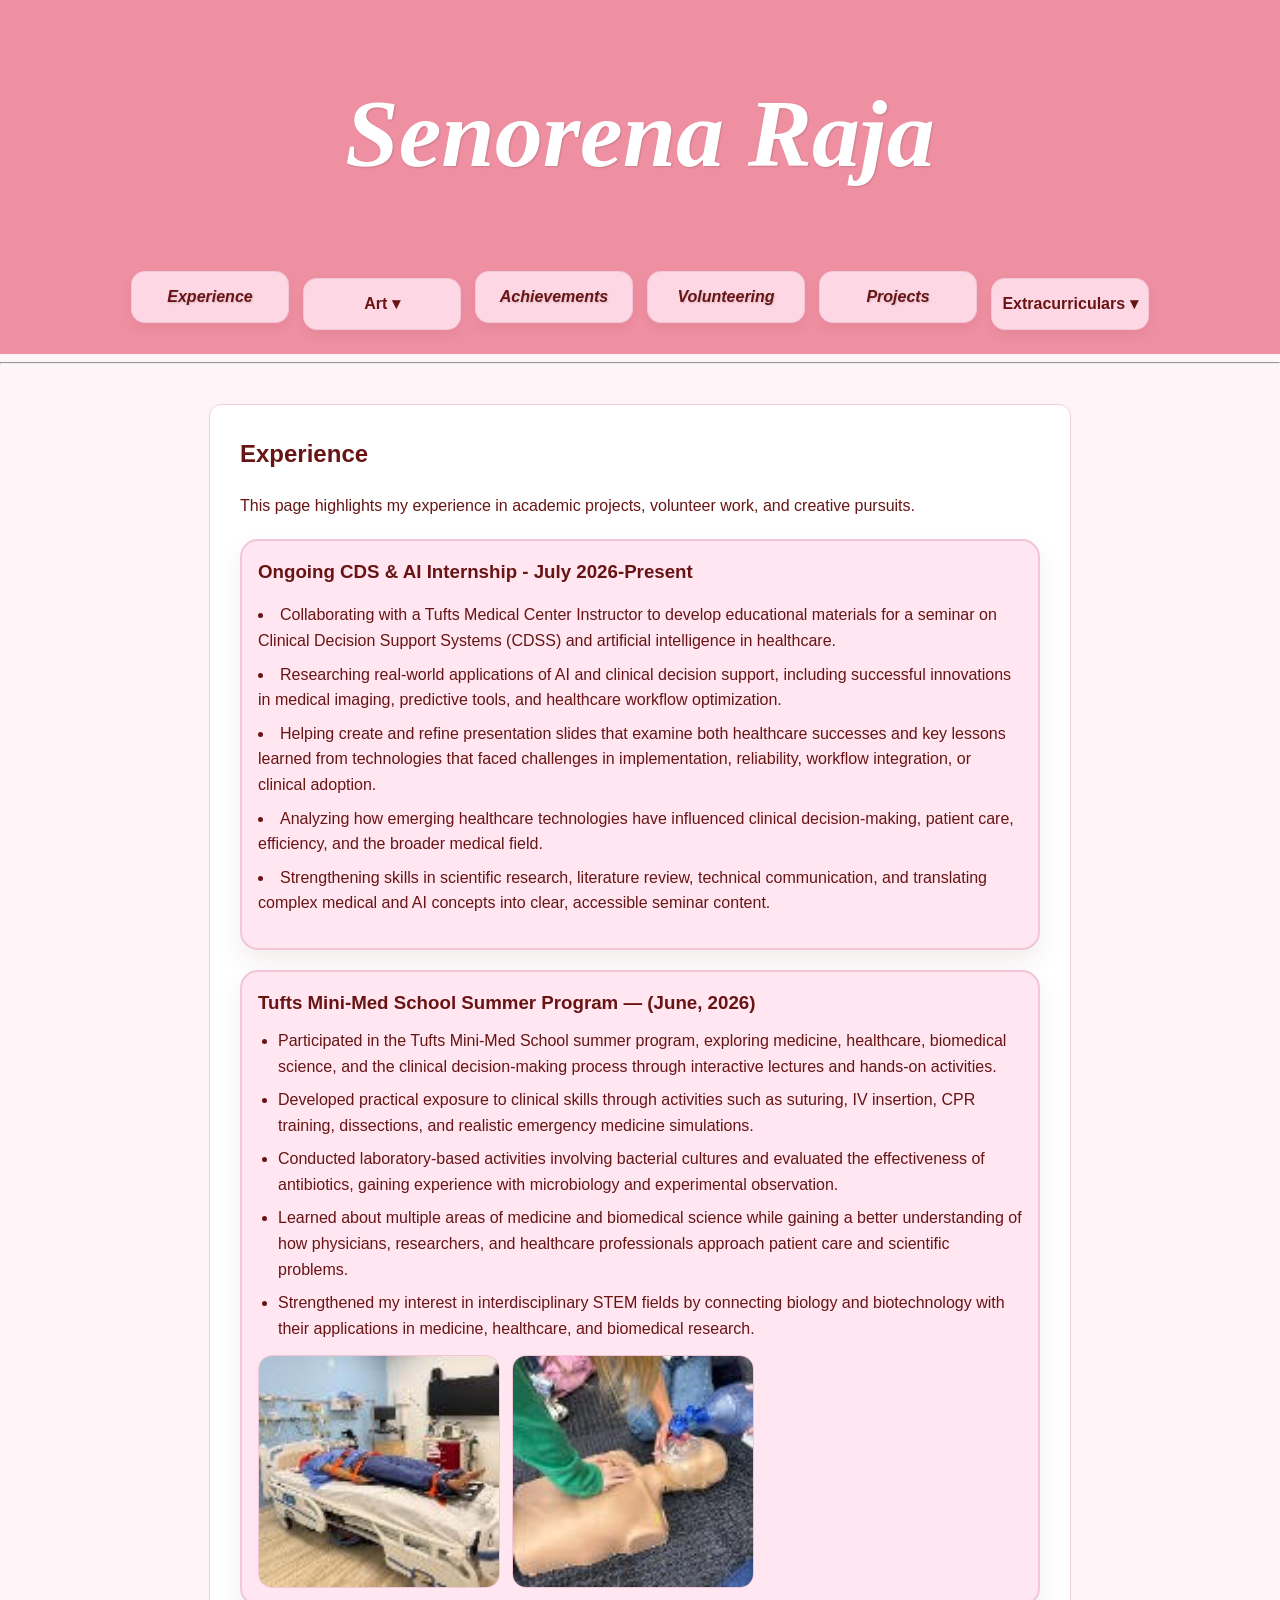
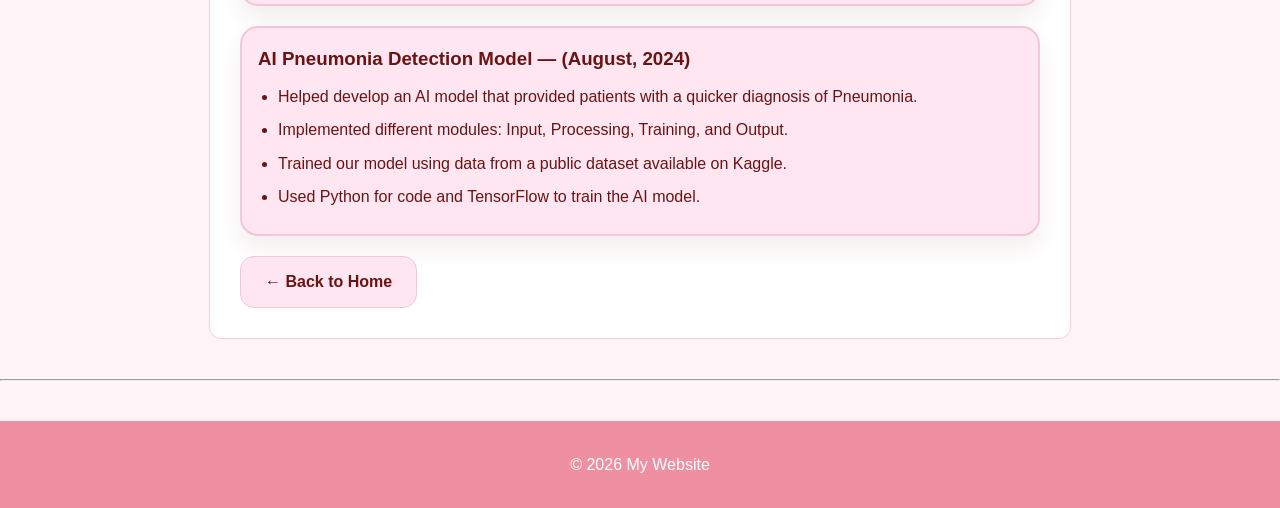
<file: experience.html>
<!DOCTYPE html>
<html lang="en">
<head>
    <meta charset="UTF-8">
    <title>Experience - Senorena Raja</title>
    <link rel="stylesheet" href="index.css">
    <style>
        .page-content {
            max-width: 800px;
            margin: 40px auto;
            background: #fff;
            padding: 30px;
            border-radius: 12px;
            border: 1px solid #f1d0de;
        }
        .page-content h2 {
            color: #681414;
            margin-top: 0;
        }
        .experience-card {
            background: #ffe6f0;
            padding: 16px;
            border: 2px solid #f0c6d8;
            border-radius: 18px;
            box-shadow: 0 12px 24px rgba(104,20,20,0.08);
            margin-top: 20px;
        }
        .experience-card h3 {
            margin-top: 0;
            margin-bottom: 8px;
            color: #681414;
        }
        .experience-card ul {
            margin: 10px 0 0 20px;
            padding: 0;
        }
        .experience-card li {
            margin-bottom: 8px;
        }
        .photo-row {
            display: flex;
            flex-wrap: wrap;
            gap: 12px;
            margin-top: 14px;
        }
        .photo-row img {
            width: calc(40% - 6px);
            min-width: 180px;
            max-width: 240px;
            flex: 1 1 180px;
            height: auto;
            border-radius: 14px;
            border: 1px solid #f0c6d8;
        }
        .back-btn {
            display: inline-block;
            margin-top: 20px;
            padding: 12px 24px;
            background: #ffe6f0;
            border: 1px solid #f0c6d8;
            border-radius: 14px;
            color: #681414;
            text-decoration: none;
            font-weight: 700;
            cursor: pointer;
            transition: transform 0.22s ease, box-shadow 0.22s ease;
        }
        .back-btn:hover {
            transform: translateY(-4px);
            box-shadow: 0 10px 20px rgba(104,20,20,0.12);
        }
    </style>
</head>
<body>
    <!-- Header -->
    <header>
        <h1>Senorena Raja</h1>
        <nav class="page-nav">
            <div class="link-cards">
                <a class="card-link" href="experience.html">Experience</a>
                <div class="dropdown">
                    <button class="card-link dropdown-toggle" type="button">Art ▾</button>
                    <div class="dropdown-content">
                        <a href="art.html">2D Art</a>
                        <a href="3d-art.html">3D Art</a>
                    </div>
                </div>
                <a class="card-link" href="achievements.html">Achievements</a>
                <a class="card-link" href="volunteering.html">Volunteering</a>
                <a class="card-link" href="projects.html">Projects</a>
                <div class="dropdown">
                    <button class="card-link dropdown-toggle" type="button">Extracurriculars ▾</button>
                    <div class="dropdown-content">
                        <a href="extracurriculars.html">Karate</a>
                        <a href="orchestra.html">Orchestra</a>
                    </div>
                </div>
            </div>
        </nav>
    </header>

    <hr>

    <!-- Page Content -->
    <div class="page-content">
        <h2>Experience</h2>
        <p>This page highlights my experience in academic projects, volunteer work, and creative pursuits.</p>

        <div class="experience-card">
            <h3>Ongoing CDS & AI Internship - July 2026-Present</h3>
            <p><li>Collaborating with a Tufts Medical Center Instructor to develop educational materials for a seminar on Clinical Decision Support Systems (CDSS) and artificial intelligence in healthcare.</li>

<li>Researching real-world applications of AI and clinical decision support, including successful innovations in medical imaging, predictive tools, and healthcare workflow optimization.</li>

<li>Helping create and refine presentation slides that examine both healthcare successes and key lessons learned from technologies that faced challenges in implementation, reliability, workflow integration, or clinical adoption.</li>

<li>Analyzing how emerging healthcare technologies have influenced clinical decision-making, patient care, efficiency, and the broader medical field.</li>

<li>Strengthening skills in scientific research, literature review, technical communication, and translating complex medical and AI concepts into clear, accessible seminar content.</li></p>
        </div>

        <div class="experience-card">
            <h3>Tufts Mini-Med School Summer Program — (June, 2026)</h3>
            <ul>
                <li>Participated in the Tufts Mini-Med School summer program, exploring medicine, healthcare, biomedical science, and the clinical decision-making process through interactive lectures and hands-on activities.</li>

<li>Developed practical exposure to clinical skills through activities such as suturing, IV insertion, CPR training, dissections, and realistic emergency medicine simulations.</li>

<li>Conducted laboratory-based activities involving bacterial cultures and evaluated the effectiveness of antibiotics, gaining experience with microbiology and experimental observation.</li>

<li>Learned about multiple areas of medicine and biomedical science while gaining a better understanding of how physicians, researchers, and healthcare professionals approach patient care and scientific problems.</li>

<li>Strengthened my interest in interdisciplinary STEM fields by connecting biology and biotechnology with their applications in medicine, healthcare, and biomedical research.</li>
            </ul>
            <div class="photo-row">
                <img src="assets/simRoom.jpg" alt="Simulation room activity">
                <img src="assets/cpr.jpg" alt="CPR activity">
            </div>
        </div>

        <div class="experience-card">
            <h3>AI Pneumonia Detection Model — (August, 2024)</h3>
            <ul>
                <li>Helped develop an AI model that provided patients with a quicker diagnosis of Pneumonia.</li>
                <li>Implemented different modules: Input, Processing, Training, and Output.</li>
                <li>Trained our model using data from a public dataset available on Kaggle.</li>
                <li>Used Python for code and TensorFlow to train the AI model.</li>
            </ul>
        </div>

        <a href="index.html" class="back-btn">← Back to Home</a>
    </div>

    <hr>

    <!-- Footer -->
    <footer>
        <p>&copy; 2026 My Website</p>
    </footer>
</body>
<script src="nav-fix.js"></script>
</html>
</file>
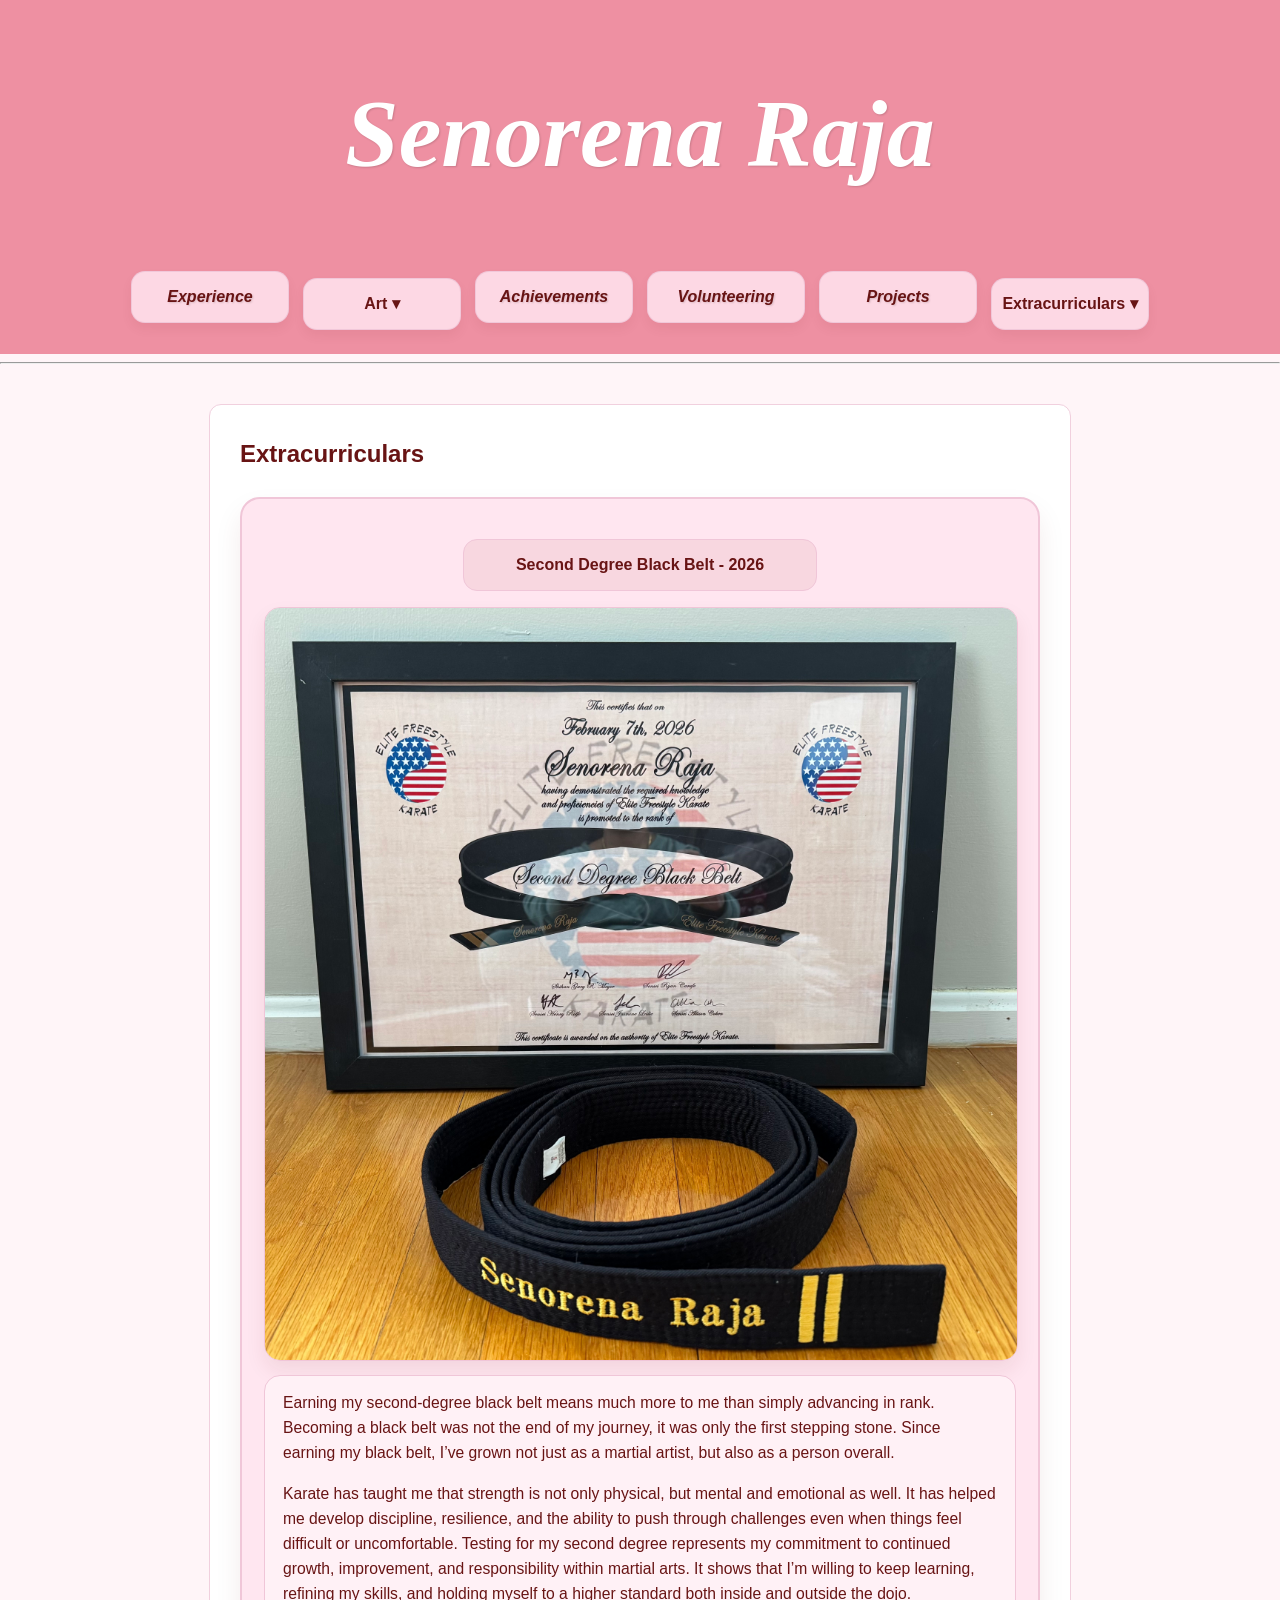
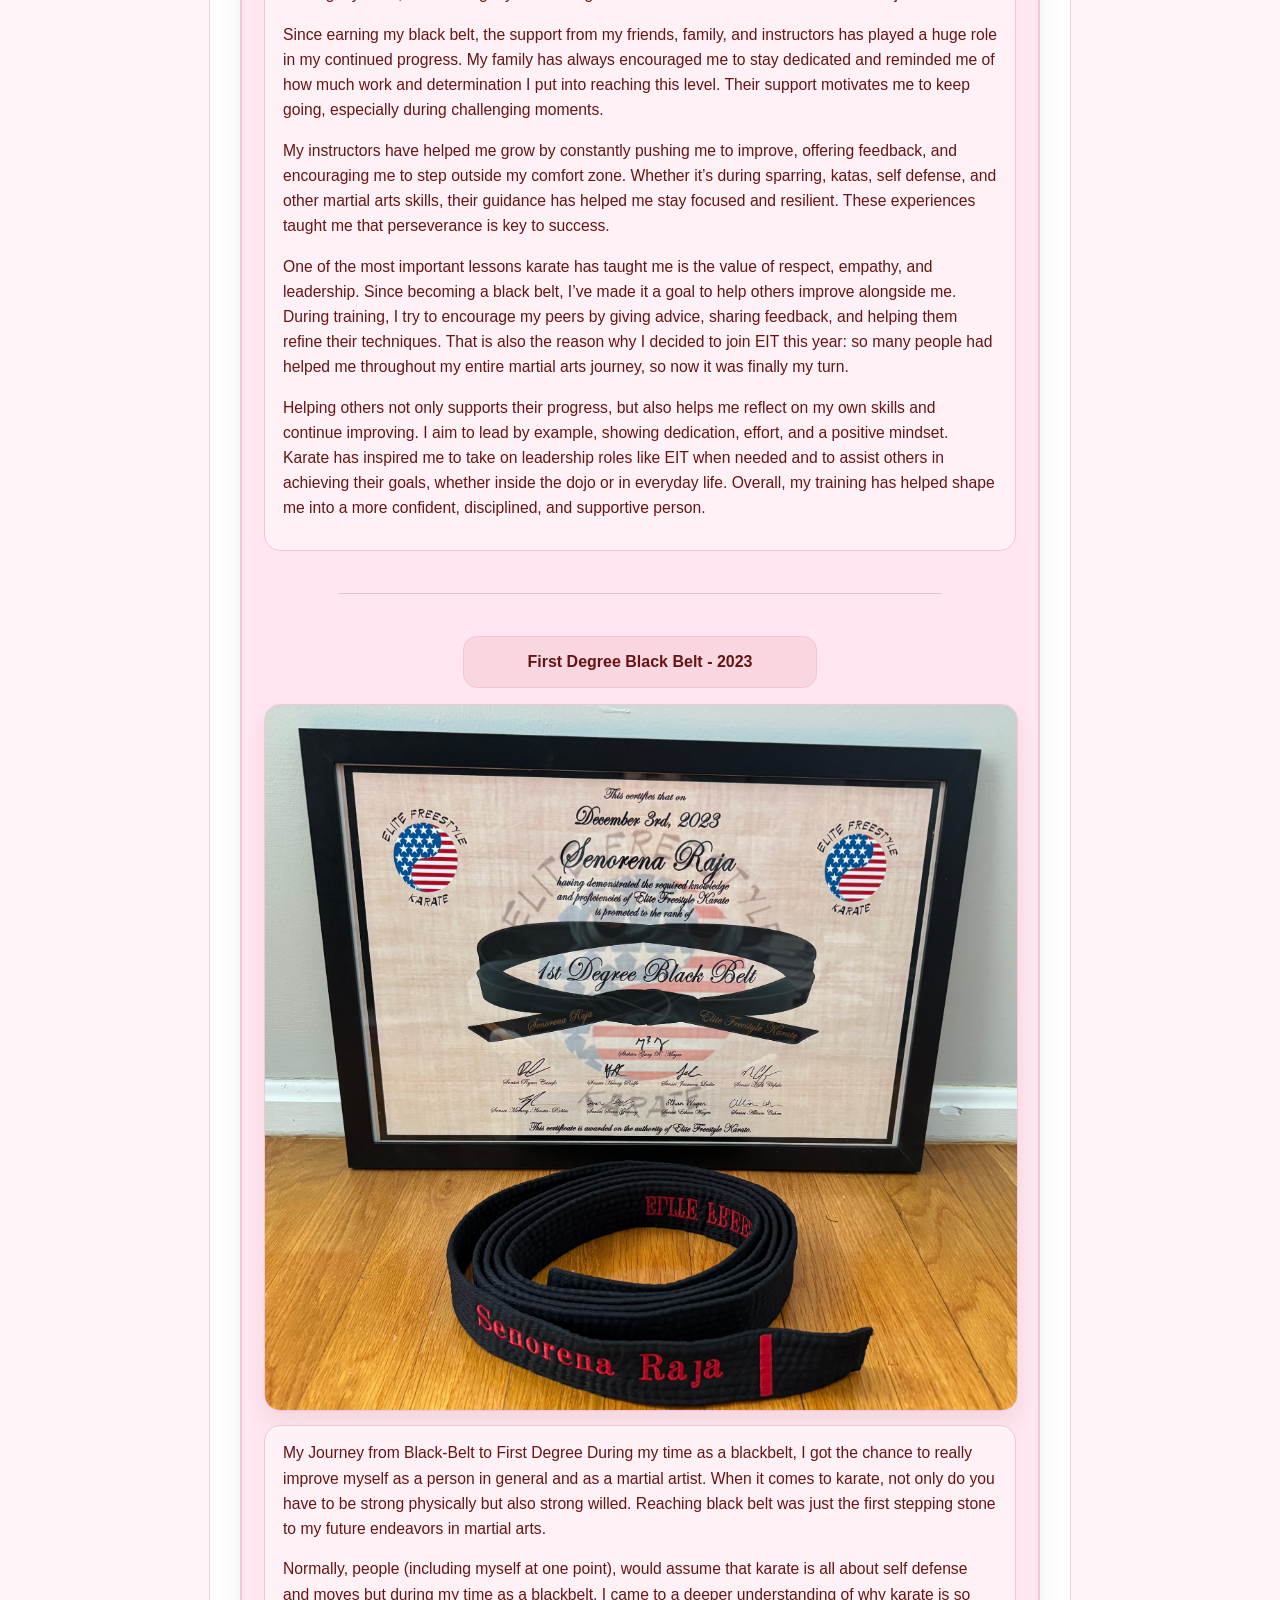
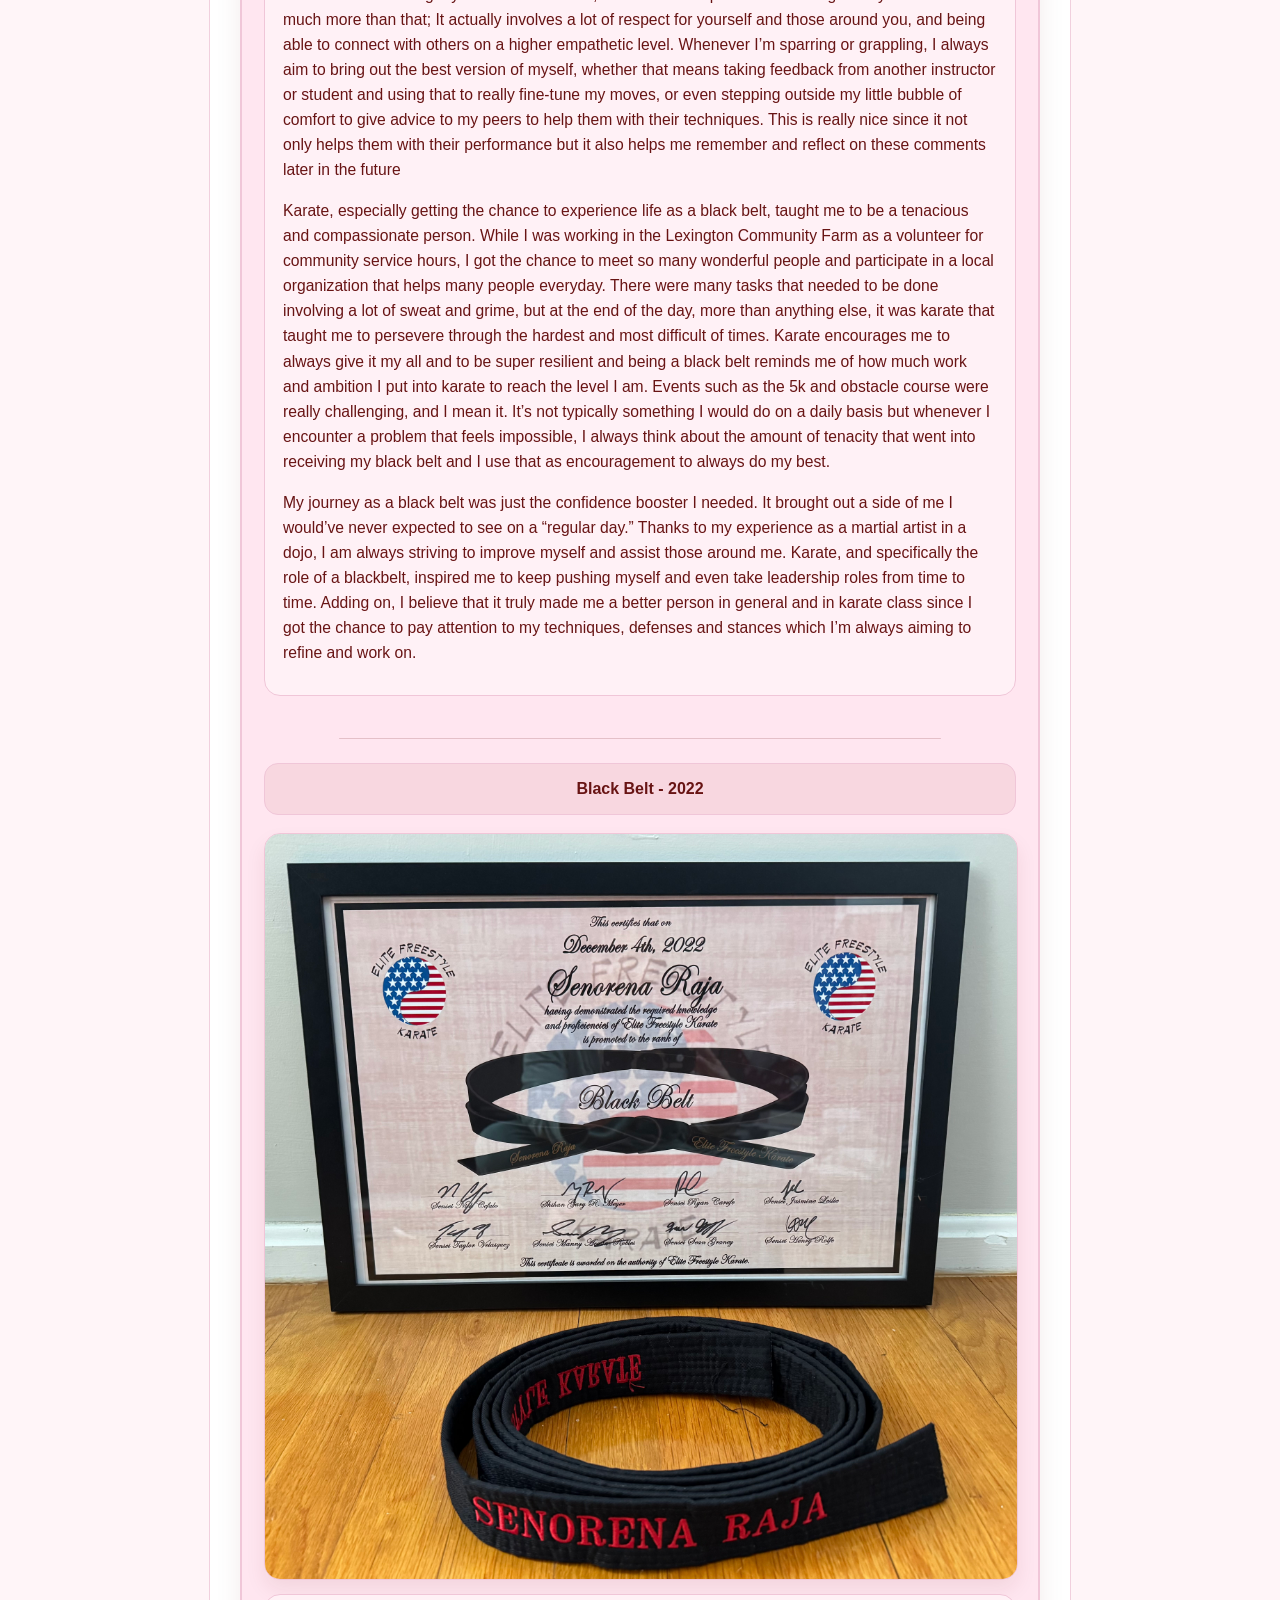
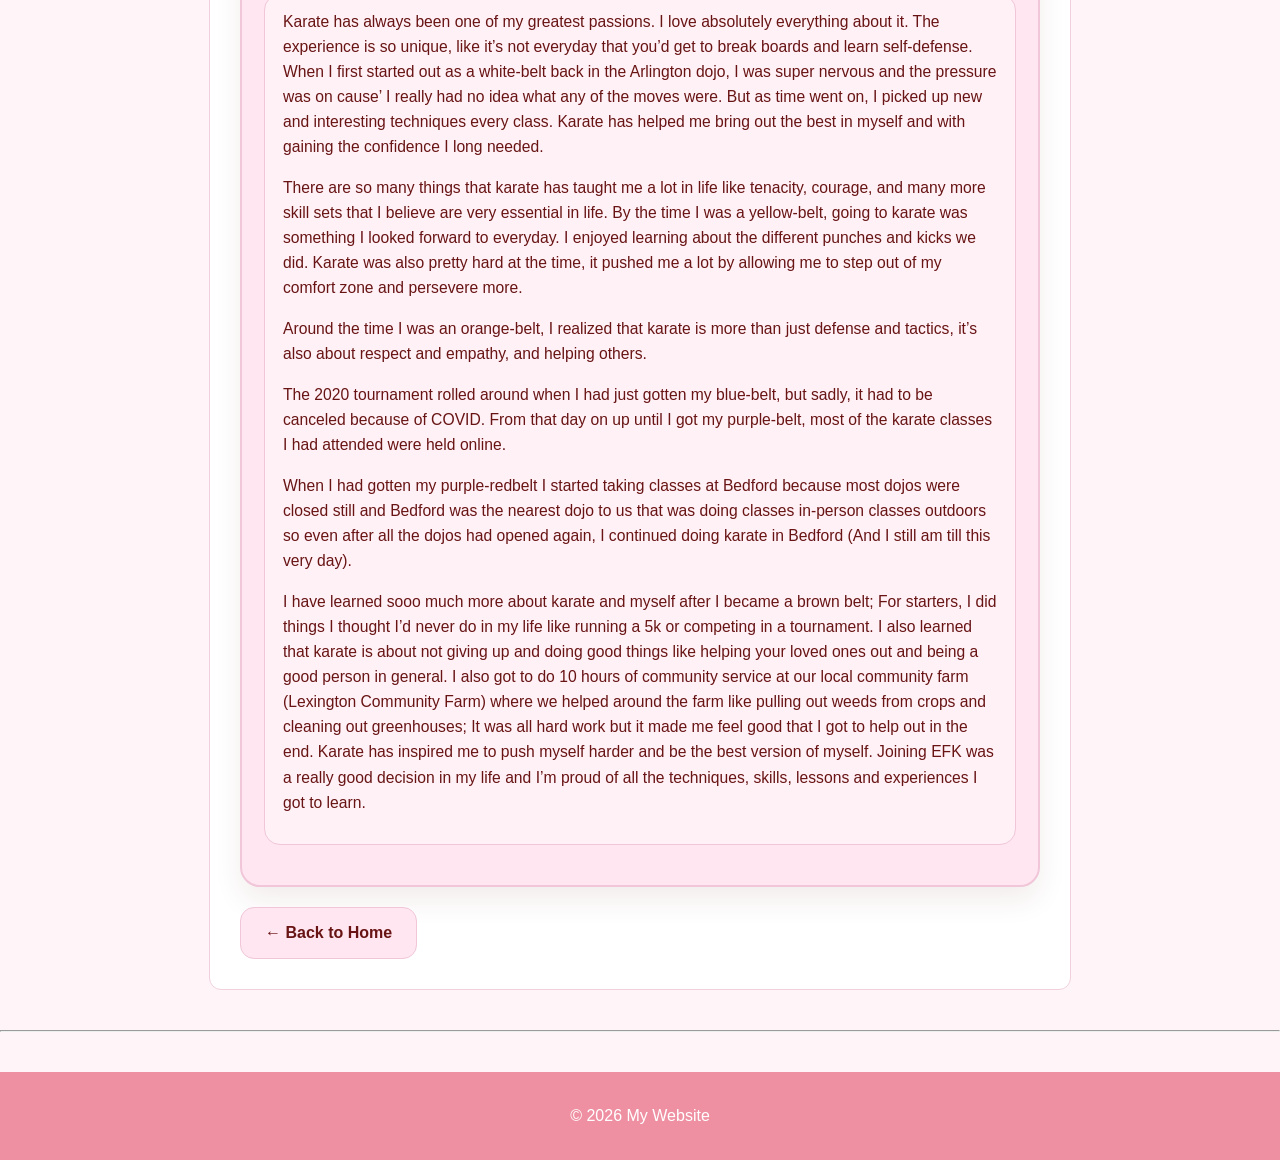
<file: extracurriculars.html>
<!DOCTYPE html>
<html lang="en">
<head>
    <meta charset="UTF-8">
    <title>Extracurriculars - Senorena Raja</title>
    <link rel="stylesheet" href="index.css">
    <style>
        .page-content {
            max-width: 800px;
            margin: 40px auto;
            background: #fff;
            padding: 30px;
            border-radius: 12px;
            border: 1px solid #f1d0de;
        }
        .page-content h2 {
            color: #681414;
            margin-top: 0;
        }
        .activity-box {
            background: #ffe6f0;
            border: 2px solid #f0c6d8;
            border-radius: 20px;
            padding: 22px;
            margin-top: 24px;
            box-shadow: 0 14px 28px rgba(104,20,20,0.08);
            display: flex;
            flex-direction: column;
        }
        .activity-section-second-degree {
            order: 1;
        }
        .activity-divider-after-second-degree {
            order: 2;
        }
        .activity-section-first-degree {
            order: 3;
        }
        .activity-divider-after-first-degree {
            order: 4;
        }
        .activity-section-black-belt {
            order: 5;
        }
        .activity-title {
            background: #f8d7e0;
            border: 1px solid #f0c6d8;
            border-radius: 14px;
            padding: 12px 16px;
            margin-bottom: 18px;
            color: #681414;
            font-size: 1rem;
            font-weight: 700;
            text-align: center;
        }
        .activity-image {
            display: block;
            max-width: 100%;
            height: auto;
            border-radius: 16px;
            margin: 0 auto;
            border: 1px solid #f0c6d8;
            box-shadow: 0 10px 20px rgba(104,20,20,0.08);
        }
        .activity-divider {
            height: 1px;
            margin: 24px auto;
            width: 80%;
            background: rgba(104,20,20,0.18);
            border: none;
            border-radius: 1px;
        }
        .activity-subtitle {
            background: #f8d7e0;
            border: 1px solid #f0c6d8;
            border-radius: 14px;
            padding: 12px 16px;
            margin: 18px auto 16px;
            color: #681414;
            font-size: 1rem;
            font-weight: 700;
            text-align: center;
            max-width: 320px;
        }
        .activity-note {
            background: #fff1f6;
            border: 1px solid #f0c6d8;
            border-radius: 16px;
            padding: 14px 18px;
            margin: 14px auto 18px;
            color: #681414;
            font-size: 0.98rem;
            line-height: 1.6;
            max-width: 760px;
        }
        .back-btn {
            display: inline-block;
            margin-top: 20px;
            padding: 12px 24px;
            background: #ffe6f0;
            border: 1px solid #f0c6d8;
            border-radius: 14px;
            color: #681414;
            text-decoration: none;
            font-weight: 700;
            cursor: pointer;
            transition: transform 0.22s ease, box-shadow 0.22s ease;
        }
        .back-btn:hover {
            transform: translateY(-4px);
            box-shadow: 0 10px 20px rgba(104,20,20,0.12);
        }
    </style>
</head>
<body>
    <!-- Header -->
    <header>
        <h1>Senorena Raja</h1>
        <nav class="page-nav">
            <div class="link-cards">
                <a class="card-link" href="experience.html">Experience</a>
                <div class="dropdown">
                    <button class="card-link dropdown-toggle" type="button">Art ▾</button>
                    <div class="dropdown-content">
                        <a href="art.html">2D Art</a>
                        <a href="3d-art.html">3D Art</a>
                    </div>
                </div>
                <a class="card-link" href="achievements.html">Achievements</a>
                <a class="card-link" href="volunteering.html">Volunteering</a>
                <a class="card-link" href="projects.html">Projects</a>
                <div class="dropdown">
                    <button class="card-link dropdown-toggle" type="button">Extracurriculars ▾</button>
                    <div class="dropdown-content">
                        <a href="extracurriculars.html">Karate</a>
                        <a href="orchestra.html">Orchestra</a>
                    </div>
                </div>
            </div>
        </nav>
    </header>

    <hr>

    <!-- Page Content -->
    <div class="page-content">
        <h2>Extracurriculars</h2>
        <div class="activity-box">
            <div class="activity-section activity-section-black-belt">
            <div class="activity-title"><strong>Black Belt - 2022</strong></div>
                <img src="assets/blackbelt.jpeg" alt="Karate black belt" class="activity-image">
                <div class="activity-note">Karate has always been one of my greatest passions. I love absolutely everything about it. The
    experience is so unique, like it’s not everyday that you’d get to break boards and learn
    self-defense. When I first started out as a white-belt back in the Arlington dojo, I was super
    nervous and the pressure was on cause’ I really had no idea what any of the moves were. But
    as time went on, I picked up new and interesting techniques every class. Karate has helped me
    bring out the best in myself and with gaining the confidence I long needed.
    <p>There are so many things that karate has taught me a lot in life like tenacity, courage, and
    many more skill sets that I believe are very essential in life. By the time I was a yellow-belt,
    going to karate was something I looked forward to everyday. I enjoyed learning about the
    different punches and kicks we did. Karate was also pretty hard at the time, it pushed me a lot
    by allowing me to step out of my comfort zone and persevere more.</p>
    <p>Around the time I was an orange-belt, I realized that karate is more than just defense and
    tactics, it’s also about respect and empathy, and helping others.</p>
    <p>The 2020 tournament rolled around when I had just gotten my blue-belt, but sadly, it had to
    be canceled because of COVID. From that day on up until I got my purple-belt, most of the
    karate classes I had attended were held online.</p>
    <p>When I had gotten my purple-redbelt I started taking classes at Bedford because most dojos
    were closed still and Bedford was the nearest dojo to us that was doing classes in-person
    classes outdoors so even after all the dojos had opened again, I continued doing karate in
    Bedford (And I still am till this very day).</p>

    <p>I have learned sooo much more about karate and myself after I became a brown belt; For
    starters, I did things I thought I’d never do in my life like running a 5k or competing in a
    tournament. I also learned that karate is about not giving up and doing good things like helping
    your loved ones out and being a good person in general. I also got to do 10 hours of
    community service at our local community farm (Lexington Community Farm) where we helped
    around the farm like pulling out weeds from crops and cleaning out greenhouses; It was all
    hard work but it made me feel good that I got to help out in the end. Karate has inspired me to
    push myself harder and be the best version of myself. Joining EFK was a really good decision in
    my life and I’m proud of all the techniques, skills, lessons and experiences I got to learn.</p>
                </div>
            </div>
                <hr class="activity-divider activity-divider-after-first-degree">
            <div class="activity-section activity-section-first-degree">
            <div class="activity-subtitle"><strong>First Degree Black Belt - 2023</strong></div>
            <img src="assets/firstDegree.jpeg" alt="Karate first degree" class="activity-image">
            <div class="activity-note">My Journey from Black-Belt to First Degree

During my time as a blackbelt, I got the chance to really improve myself as a person in general and as a martial artist. When it comes to karate, not only do you have to be strong physically but also strong willed. Reaching black belt was just the first stepping stone to my future endeavors in martial arts.  
<p>Normally, people (including myself at one point), would assume that karate is all about self defense and moves but during my time as a blackbelt, I came to a deeper understanding of why karate is so much more than that; It actually involves a lot of respect for yourself and those around you, and being able to connect with others on a higher empathetic level. Whenever I’m sparring or grappling, I always aim to bring out the best version of myself, whether that means taking feedback from another instructor or student and using that to really fine-tune my moves, or even stepping outside my little bubble of comfort to give advice to my peers to help them with their techniques. This is really nice since it not only helps them with their performance but it also helps me remember and reflect on these comments later in the future 
</p>
<p>Karate, especially getting the chance to experience life as a black belt, taught me to be a tenacious and compassionate person. While I was working in the Lexington Community Farm as a volunteer for community service hours, I got the chance to meet so many wonderful people and participate in a local organization that helps many people everyday. There were many tasks that needed to be done involving a lot of sweat and grime, but at the end of the day, more than anything else, it was karate that taught me to persevere through the hardest and most difficult of times. Karate encourages me to always give it my all and to be super resilient and being a black belt reminds me of how much work and ambition I put into karate to reach the level I am. Events such as the 5k and obstacle course were really challenging, and I mean it. It’s not typically something I would do on a daily basis but whenever I encounter a problem that feels impossible, I always think about the amount of tenacity that went into receiving my black belt and I use that as encouragement to always do my best. 
</p>
<p>My journey as a black belt was just the confidence booster I needed. It brought out a side of me I would’ve never expected to see on a “regular day.” Thanks to my experience as a martial artist in a dojo, I am always striving to improve myself and assist those around me. Karate, and specifically the role of a blackbelt, inspired me to keep pushing myself and even take leadership roles from time to time. Adding on, I believe that it truly made me a better person in general and in karate class since I got the chance to pay attention to my techniques, defenses and stances which I’m always aiming to refine and work on. 
</p>
</div>
            </div>
            <hr class="activity-divider activity-divider-after-second-degree">
            <div class="activity-section activity-section-second-degree">
            <div class="activity-subtitle"><strong>Second Degree Black Belt - 2026</strong></div>
            <img src="assets/secondDegree.jpeg" alt="Karate second degree" class="activity-image">
            <div class="activity-note">Earning my second-degree black belt means much more to me than simply advancing in rank. Becoming a black belt was not the end of my journey, it was only the first stepping stone. Since earning my black belt, I’ve grown not just as a martial artist, but also as a person overall.

<p>Karate has taught me that strength is not only physical, but mental and emotional as well. It has helped me develop discipline, resilience, and the ability to push through challenges even when things feel difficult or uncomfortable. Testing for my second degree represents my commitment to continued growth, improvement, and responsibility within martial arts. It shows that I’m willing to keep learning, refining my skills, and holding myself to a higher standard both inside and outside the dojo.
</p>
<p>Since earning my black belt, the support from my friends, family, and instructors has played a huge role in my continued progress. My family has always encouraged me to stay dedicated and reminded me of how much work and determination I put into reaching this level. Their support motivates me to keep going, especially during challenging moments.
</p>
<p>My instructors have helped me grow by constantly pushing me to improve, offering feedback, and encouraging me to step outside my comfort zone. Whether it’s during sparring, katas, self defense, and other martial arts skills, their guidance has helped me stay focused and resilient. These experiences taught me that perseverance is key to success.
</p>
<p>One of the most important lessons karate has taught me is the value of respect, empathy, and leadership. Since becoming a black belt, I’ve made it a goal to help others improve alongside me. During training, I try to encourage my peers by giving advice, sharing feedback, and helping them refine their techniques. That is also the reason why I decided to join EIT this year: so many people had helped me throughout my entire martial arts journey, so now it was finally my turn.
</p>
<p>Helping others not only supports their progress, but also helps me reflect on my own skills and continue improving. I aim to lead by example, showing dedication, effort, and a positive mindset. Karate has inspired me to take on leadership roles like EIT when needed and to assist others in achieving their goals, whether inside the dojo or in everyday life. Overall, my training has helped shape me into a more confident, disciplined, and supportive person.
</p>
</div>
        </div>
        </div>
        <a href="index.html" class="back-btn">← Back to Home</a>
    </div>

    <hr>

    <!-- Footer -->
    <footer>
        <p>&copy; 2026 My Website</p>
    </footer>
</body>
<script src="nav-fix.js"></script>
</html>
</file>
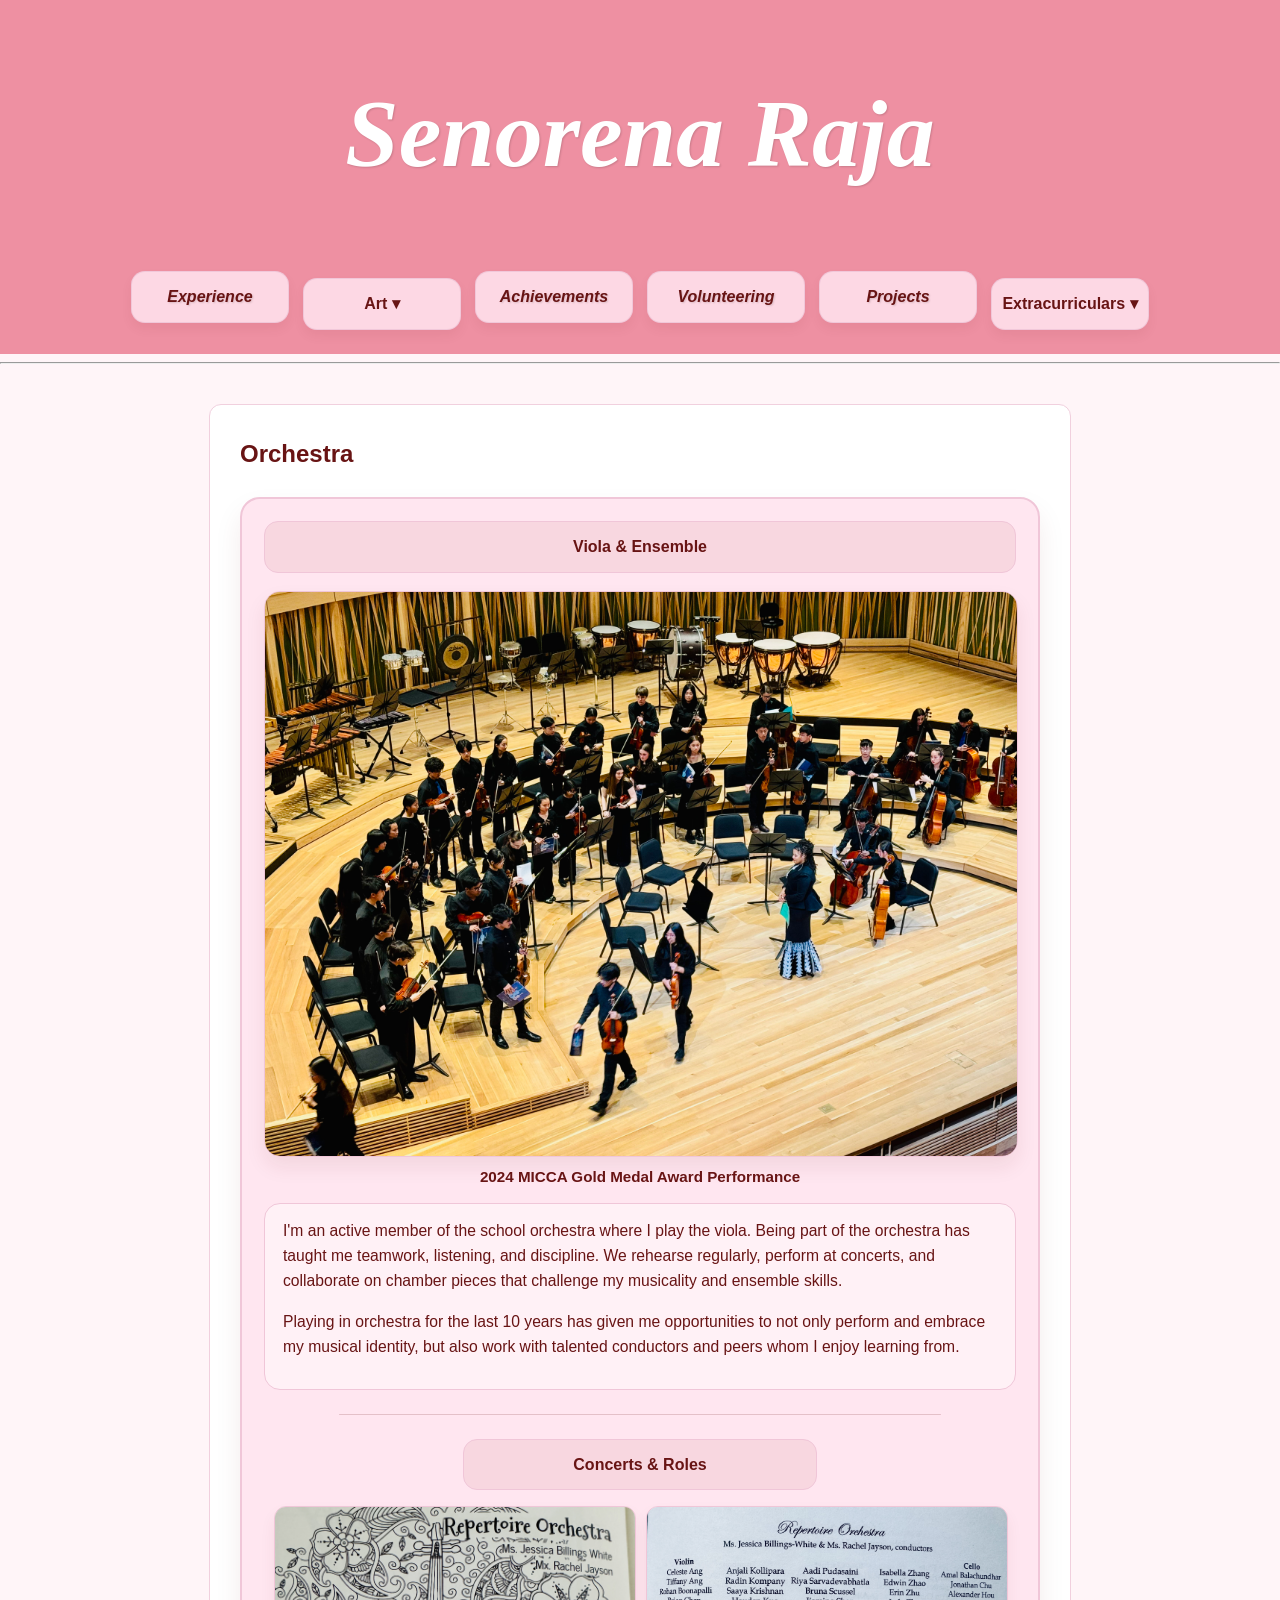
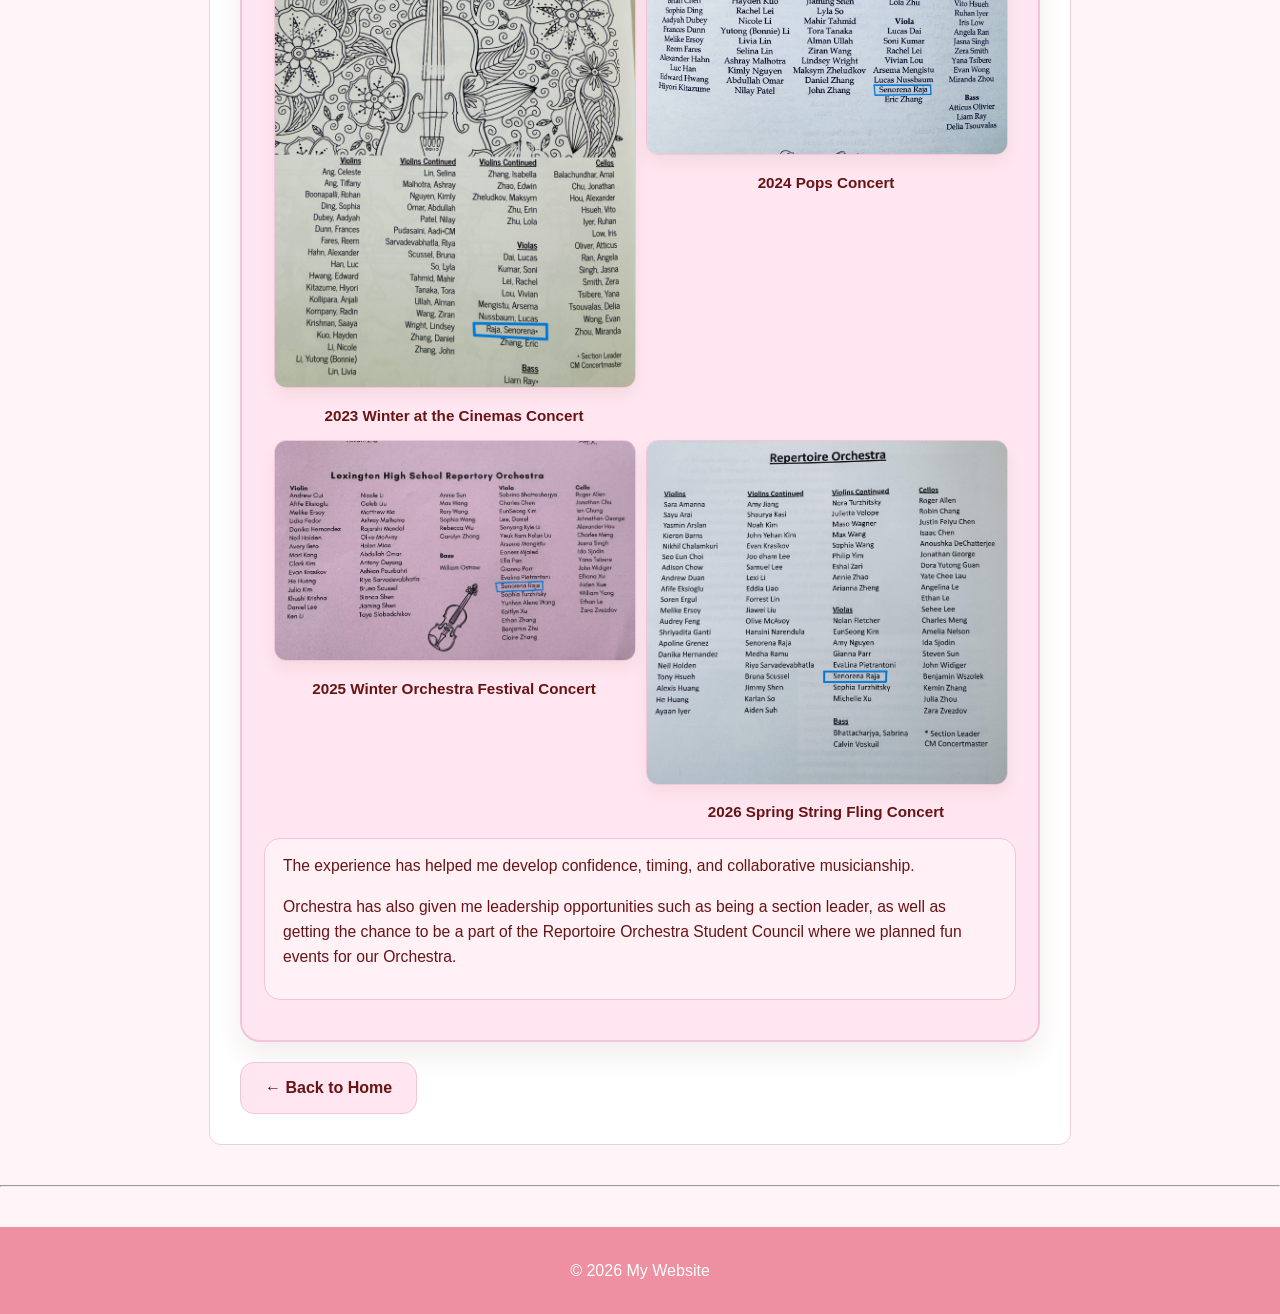
<file: orchestra.html>
<!DOCTYPE html>
<html lang="en">
<head>
    <meta charset="UTF-8">
    <title>Orchestra - Senorena Raja</title>
    <link rel="stylesheet" href="index.css">
    <style>
        .page-content {
            max-width: 800px;
            margin: 40px auto;
            background: #fff;
            padding: 30px;
            border-radius: 12px;
            border: 1px solid #f1d0de;
        }
        .page-content h2 {
            color: #681414;
            margin-top: 0;
        }
        .activity-box {
            background: #ffe6f0;
            border: 2px solid #f0c6d8;
            border-radius: 20px;
            padding: 22px;
            margin-top: 24px;
            box-shadow: 0 14px 28px rgba(104,20,20,0.08);
        }
        .activity-title {
            background: #f8d7e0;
            border: 1px solid #f0c6d8;
            border-radius: 14px;
            padding: 12px 16px;
            margin-bottom: 18px;
            color: #681414;
            font-size: 1rem;
            font-weight: 700;
            text-align: center;
        }
        .activity-image {
            display: block;
            max-width: 100%;
            height: auto;
            border-radius: 16px;
            margin: 0 auto;
            border: 1px solid #f0c6d8;
            box-shadow: 0 10px 20px rgba(104,20,20,0.08);
        }
        .image-caption {
            text-align: center;
            color: #681414;
            font-weight: 700;
            margin-top: 8px;
            font-size: 0.95rem;
        }
        .gallery {
            display: flex;
            flex-wrap: wrap;
            gap: 12px;
            justify-content: center;
            margin-top: 12px;
        }
        .gallery-item {
            flex: 1 1 calc(50% - 16px);
            max-width: calc(50% - 16px);
            box-sizing: border-box;
        }
        .gallery-item .gallery-image {
            width: 100%;
            height: auto;
            border-radius: 12px;
            border: 1px solid #f0c6d8;
            box-shadow: 0 8px 16px rgba(104,20,20,0.06);
        }
        .activity-divider {
            height: 1px;
            margin: 24px auto;
            width: 80%;
            background: rgba(104,20,20,0.18);
            border: none;
            border-radius: 1px;
        }
        .activity-subtitle {
            background: #f8d7e0;
            border: 1px solid #f0c6d8;
            border-radius: 14px;
            padding: 12px 16px;
            margin: 18px auto 16px;
            color: #681414;
            font-size: 1rem;
            font-weight: 700;
            text-align: center;
            max-width: 320px;
        }
        .activity-note {
            background: #fff1f6;
            border: 1px solid #f0c6d8;
            border-radius: 16px;
            padding: 14px 18px;
            margin: 14px auto 18px;
            color: #681414;
            font-size: 0.98rem;
            line-height: 1.6;
            max-width: 760px;
        }
        .back-btn {
            display: inline-block;
            margin-top: 20px;
            padding: 12px 24px;
            background: #ffe6f0;
            border: 1px solid #f0c6d8;
            border-radius: 14px;
            color: #681414;
            text-decoration: none;
            font-weight: 700;
            cursor: pointer;
            transition: transform 0.22s ease, box-shadow 0.22s ease;
        }
        .back-btn:hover {
            transform: translateY(-4px);
            box-shadow: 0 10px 20px rgba(104,20,20,0.12);
        }
    </style>
</head>
<body>
    <!-- Header -->
    <header>
        <h1>Senorena Raja</h1>
        <nav class="page-nav">
            <div class="link-cards">
                <a class="card-link" href="experience.html">Experience</a>
                <div class="dropdown">
                    <button class="card-link dropdown-toggle" type="button">Art ▾</button>
                    <div class="dropdown-content">
                        <a href="art.html">2D Art</a>
                        <a href="3d-art.html">3D Art</a>
                    </div>
                </div>
                <a class="card-link" href="achievements.html">Achievements</a>
                <a class="card-link" href="volunteering.html">Volunteering</a>
                <a class="card-link" href="projects.html">Projects</a>
                <div class="dropdown">
                    <button class="card-link dropdown-toggle" type="button">Extracurriculars ▾</button>
                    <div class="dropdown-content">
                        <a href="extracurriculars.html">Karate</a>
                        <a href="orchestra.html">Orchestra</a>
                    </div>
                </div>
            </div>
        </nav>
    </header>

    <hr>

    <!-- Page Content -->
    <div class="page-content">
        <h2>Orchestra</h2>
        <div class="activity-box">
            <div class="activity-title"><strong>Viola & Ensemble</strong></div>
            <img src="assets/Micca2024.jpeg" alt="MICCA 2024" class="activity-image">
            <div class="image-caption">2024 MICCA Gold Medal Award Performance</div>
            <div class="activity-note">I'm an active member of the school orchestra where I play the viola. Being part of the orchestra has taught me teamwork, listening, and discipline. We rehearse regularly, perform at concerts, and collaborate on chamber pieces that challenge my musicality and ensemble skills.
            <p>Playing in orchestra for the last 10 years has given me opportunities to not only perform and embrace my musical identity, but also work with talented conductors and peers whom I enjoy learning from.</p>
            <p></p>
            </div>
            <hr class="activity-divider">
            <div class="activity-subtitle"><strong>Concerts & Roles</strong></div>
            <div class="gallery">
                <div class="gallery-item">
                    <img src="assets/2023WinterOrchestra.jpeg" alt="2023 Winter" class="gallery-image">
                    <div class="image-caption">2023 Winter at the Cinemas Concert</div>
                </div>
                <div class="gallery-item">
                    <img src="assets/2024PopsOrchestra.jpeg" alt="2024 Pops" class="gallery-image">
                    <div class="image-caption">2024 Pops Concert</div>
                </div>
                <div class="gallery-item">
                    <img src="assets/2025WinterOrchestra.jpg" alt="2025 Winter" class="gallery-image">
                    <div class="image-caption">2025 Winter Orchestra Festival Concert</div>
                </div>
                <div class="gallery-item">
                    <img src="assets/2026SpringOrchestra.jpg" alt="2026 Spring" class="gallery-image">
                    <div class="image-caption">2026 Spring String Fling Concert</div>
                </div>
            </div>
            <div class="activity-note">The experience has helped me develop confidence, timing, and collaborative musicianship.
            <p>Orchestra has also given me leadership opportunities such as being a section leader, as well as getting the chance to be a part of the Reportoire Orchestra Student Council
                where we planned fun events for our Orchestra.</p>
            </div>
        </div>
        <a href="index.html" class="back-btn">← Back to Home</a>
    </div>

    <hr>

    <!-- Footer -->
    <footer>
        <p>&copy; 2026 My Website</p>
    </footer>
</body>
<script src="nav-fix.js"></script>
</html>
</file>
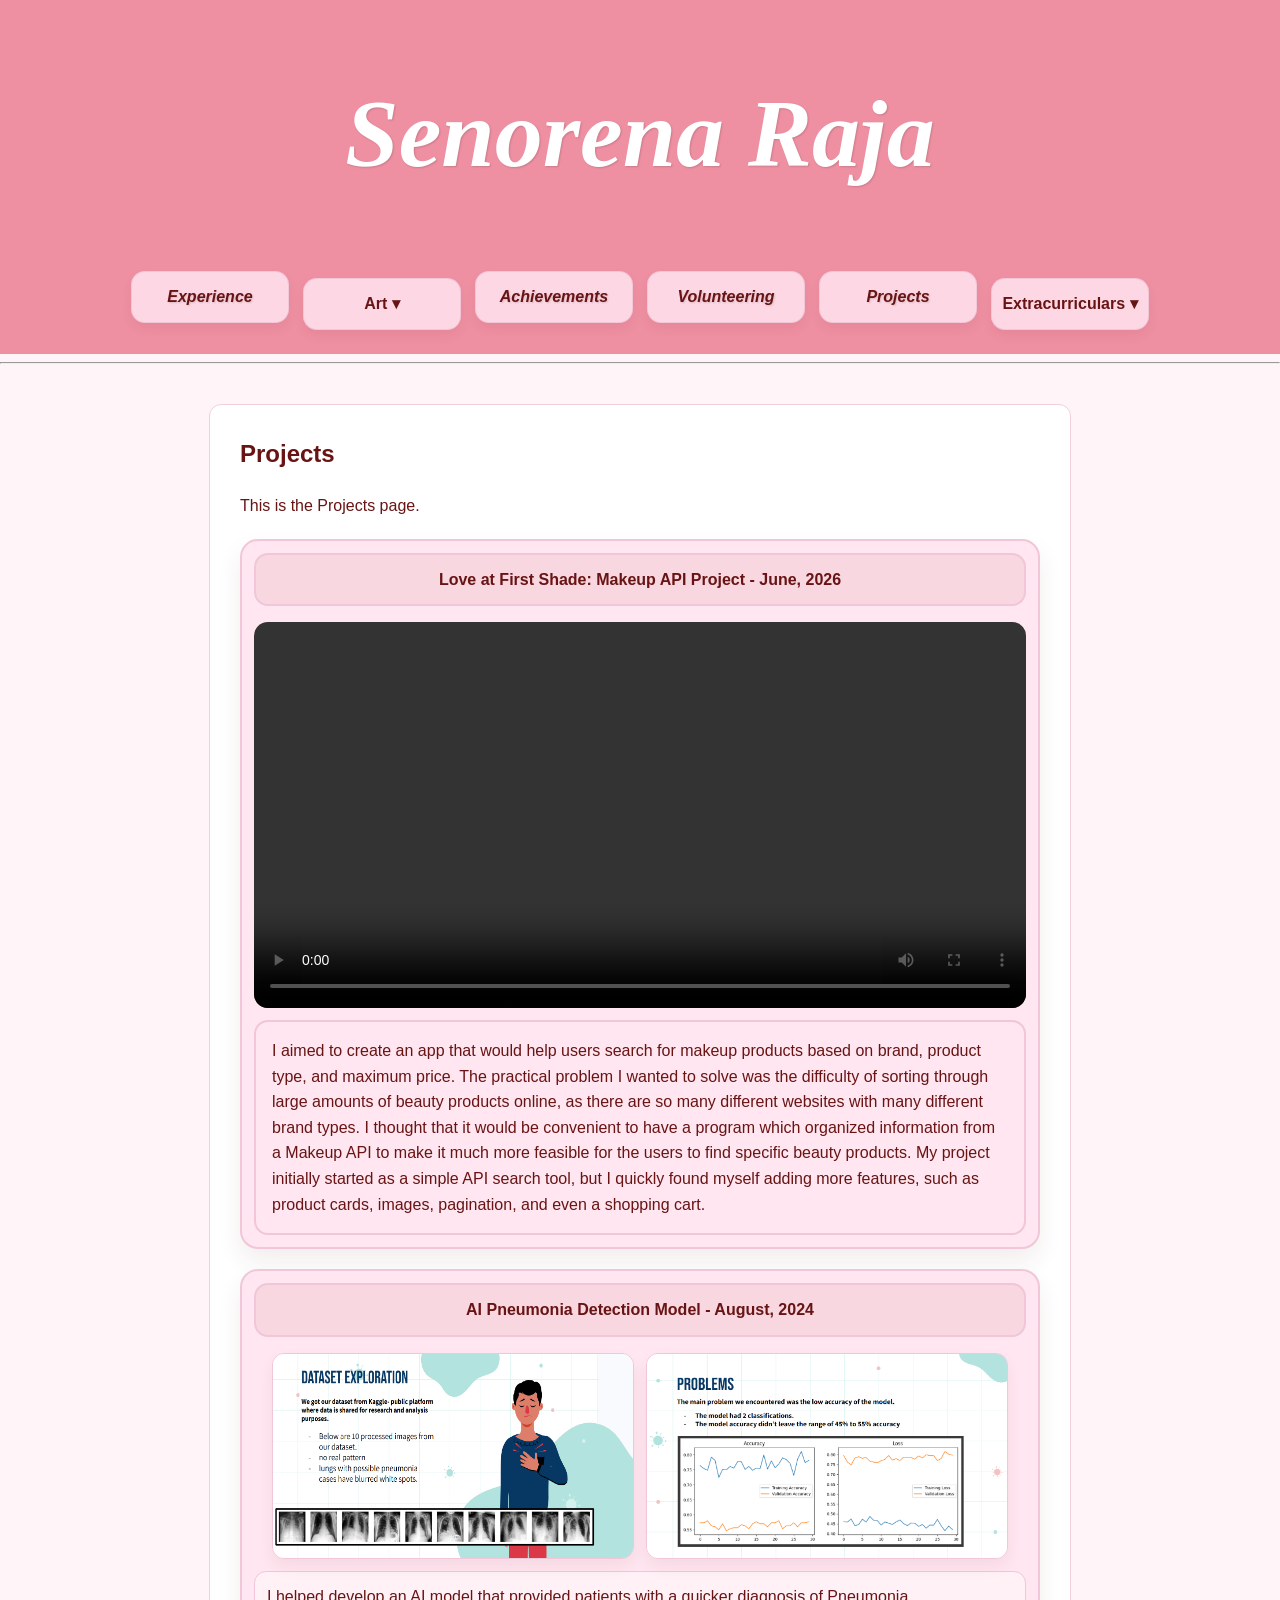
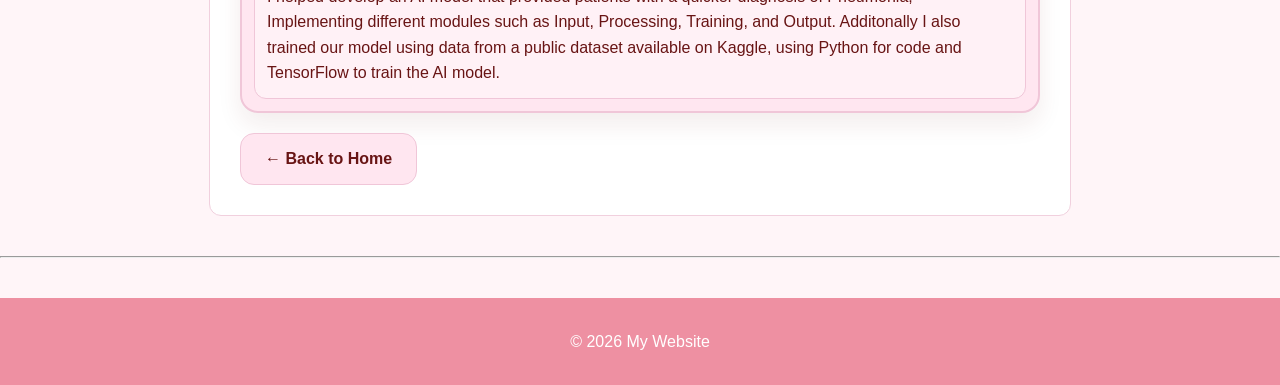
<file: projects.html>
<!DOCTYPE html>
<html lang="en">
<head>
    <meta charset="UTF-8">
    <title>Projects - Senorena Raja</title>
    <link rel="stylesheet" href="index.css">
    <style>
        .page-content {
            max-width: 800px;
            margin: 40px auto;
            background: #fff;
            padding: 30px;
            border-radius: 12px;
            border: 1px solid #f1d0de;
        }
        .page-content h2 {
            color: #681414;
            margin-top: 0;
        }
        .art-frame {
            display: block;
            background: #ffe6f0;
            padding: 12px;
            border: 2px solid #f0c6d8;
            border-radius: 18px;
            box-shadow: 0 12px 24px rgba(104,20,20,0.08);
            margin-top: 20px;
        }
        .art-frame video {
            display: block;
            width: 100%;
            height: auto;
            border-radius: 14px;
        }
        .project-title {
            background: #f8d7e0;
            border: 2px solid #f0c6d8;
            border-radius: 14px;
            padding: 12px 16px;
            margin-bottom: 16px;
            color: #681414;
            font-size: 1rem;
            font-weight: 700;
            text-align: center;
        }
        .video-description {
            background: #ffe6f0;
            border: 2px solid #f0c6d8;
            border-radius: 14px;
            padding: 16px;
            margin-top: 12px;
            color: #681414;
            font-size: 1rem;
            line-height: 1.6;
            font-family: Arial, Helvetica, sans-serif;
        }
        .project-images {
            display: flex;
            gap: 12px;
            margin-top: 12px;
            flex-wrap: wrap;
            justify-content: center;
        }
        .project-image {
            width: calc(50% - 12px);
            max-width: 360px;
            border-radius: 12px;
            border: 1px solid #f0c6d8;
            box-shadow: 0 8px 16px rgba(104,20,20,0.06);
            display: block;
        }
        .proj-desc {
            background: #fff1f6;
            border: 1px solid #f0c6d8;
            border-radius: 12px;
            padding: 12px;
            margin-top: 12px;
            color: #681414;
            max-width: 760px;
        }
        .back-btn {
            display: inline-block;
            margin-top: 20px;
            padding: 12px 24px;
            background: #ffe6f0;
            border: 1px solid #f0c6d8;
            border-radius: 14px;
            color: #681414;
            text-decoration: none;
            font-weight: 700;
            cursor: pointer;
            transition: transform 0.22s ease, box-shadow 0.22s ease;
        }
        .back-btn:hover {
            transform: translateY(-4px);
            box-shadow: 0 10px 20px rgba(104,20,20,0.12);
        }
    </style>
</head>
<body>
    <!-- Header -->
    <header>
        <h1>Senorena Raja</h1>
        <nav class="page-nav">
            <div class="link-cards">
                <a class="card-link" href="experience.html">Experience</a>
                <div class="dropdown">
                    <button class="card-link dropdown-toggle" type="button">Art ▾</button>
                    <div class="dropdown-content">
                        <a href="art.html">2D Art</a>
                        <a href="3d-art.html">3D Art</a>
                    </div>
                </div>
                <a class="card-link" href="achievements.html">Achievements</a>
                <a class="card-link" href="volunteering.html">Volunteering</a>
                <a class="card-link" href="projects.html">Projects</a>
                <div class="dropdown">
                    <button class="card-link dropdown-toggle" type="button">Extracurriculars ▾</button>
                    <div class="dropdown-content">
                        <a href="extracurriculars.html">Karate</a>
                        <a href="orchestra.html">Orchestra</a>
                    </div>
                </div>
            </div>
        </nav>
    </header>

    <hr>

    <!-- Page Content -->
    <div class="page-content">
        <h2>Projects</h2>
        <p>This is the Projects page.</p>
        <div class="art-frame">
            <div class="project-title"><strong>Love at First Shade: Makeup API Project - June, 2026</strong></div>
            <video controls>
                <source src="assets/finalvideo.mp4" type="video/mp4">
                Your browser does not support the video tag.
            </video>
            <div class="video-description">
                I aimed to create an app that would help users 
                search for makeup products based on brand, product type, 
                and maximum price. The practical problem I wanted to 
                solve was the difficulty of sorting through large amounts 
                of beauty products online, as there are so many different 
                websites with many different brand types. I thought that
                 it would be convenient to have a program which organized
                information from a Makeup API to make it much more feasible
                for the users to find specific beauty products. My project
                initially started as a simple API search tool, but I
                quickly found myself adding more features, such as product 
                cards, images, pagination, and even a shopping cart.
            </div>
        </div>
        <div class="art-frame">
            <div class="project-title"><strong>AI Pneumonia Detection Model - August, 2024</strong></div>
            <div class="project-images">
                <img src="assets/AIModel1.png" alt="AI Model 1" class="project-image">
                <img src="assets/AIModel2.png" alt="AI Model 2" class="project-image">
            </div>
            <div class="proj-desc">I helped develop an AI model that provided patients with a quicker diagnosis of Pneumonia,
Implementing different modules such as Input, Processing, Training, and Output. Additonally I also trained our model using data from a public dataset available on Kaggle,
using Python for code and TensorFlow to train the AI model. 
</div>
        </div>
        <a href="index.html" class="back-btn">← Back to Home</a>
    </div>

    <hr>

    <!-- Footer -->
    <footer>
        <p>&copy; 2026 My Website</p>
    </footer>
</body>
<script src="nav-fix.js"></script>
</html>
</file>
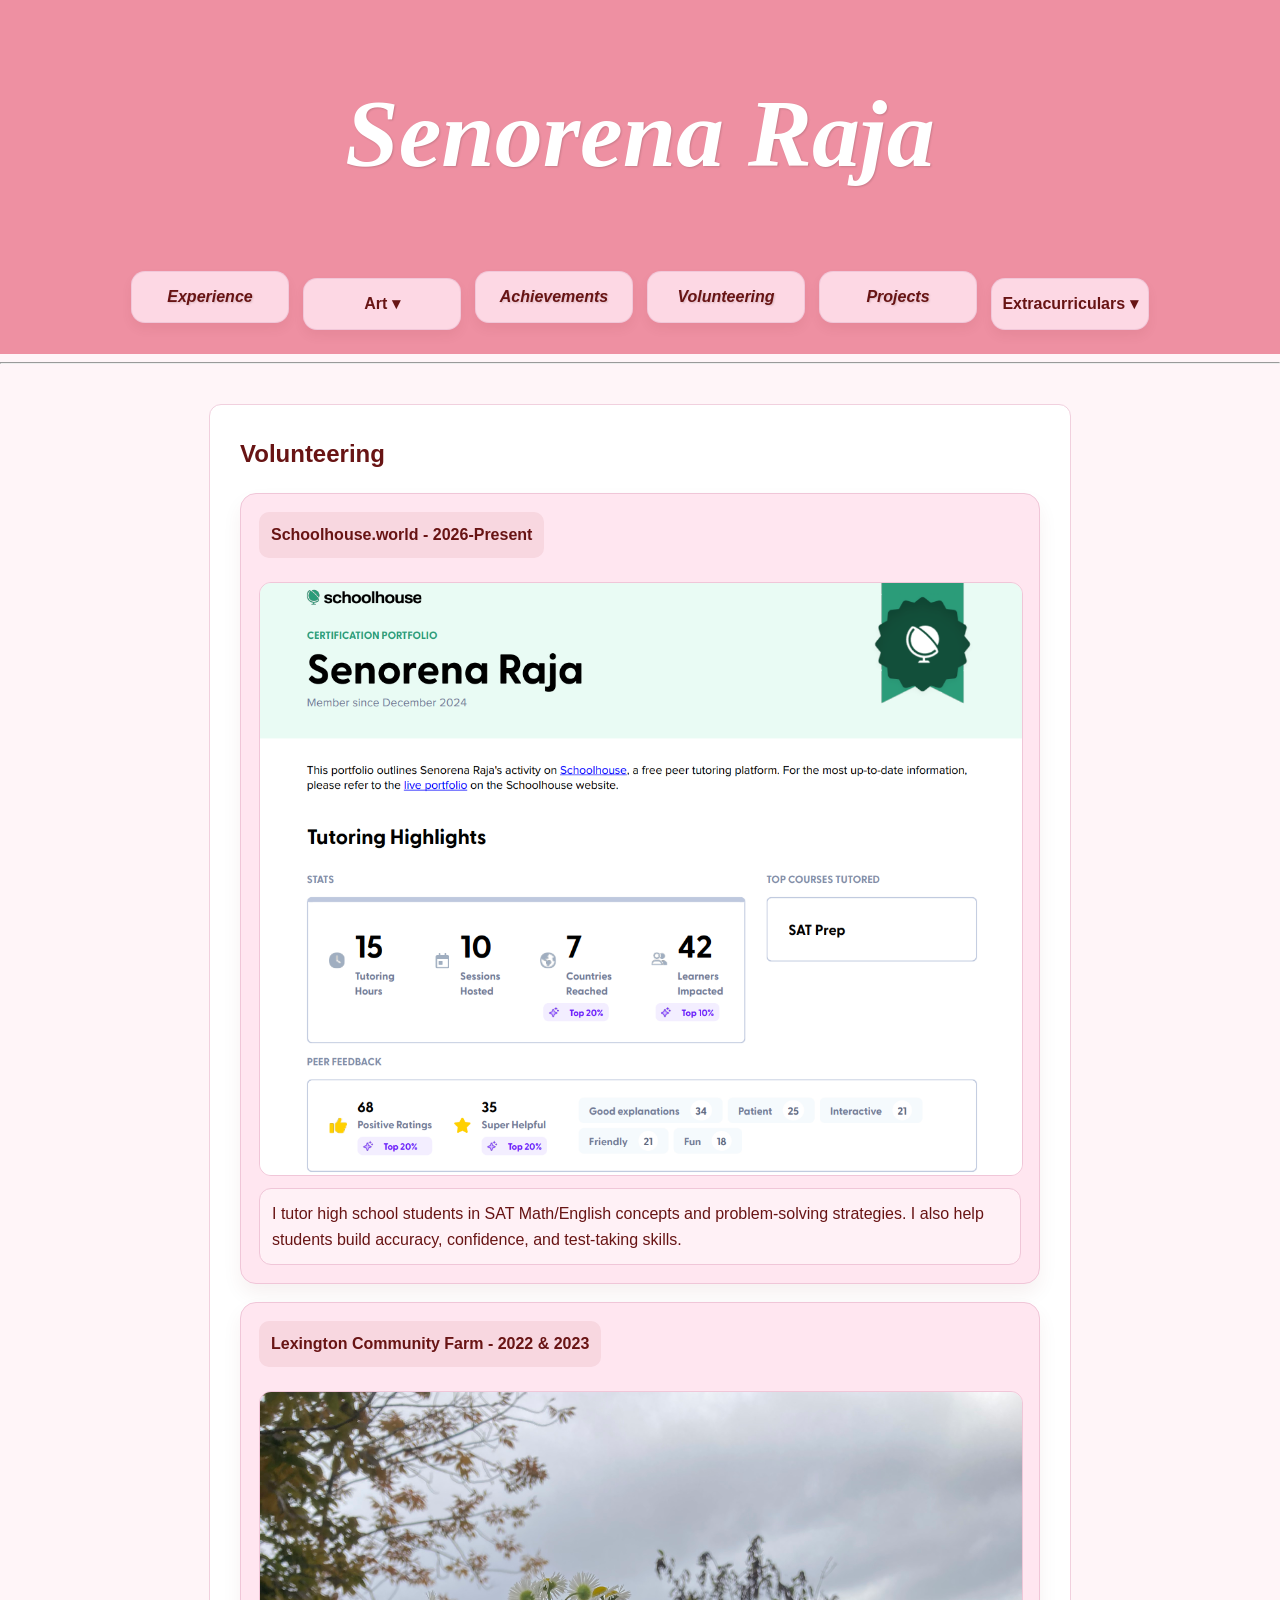
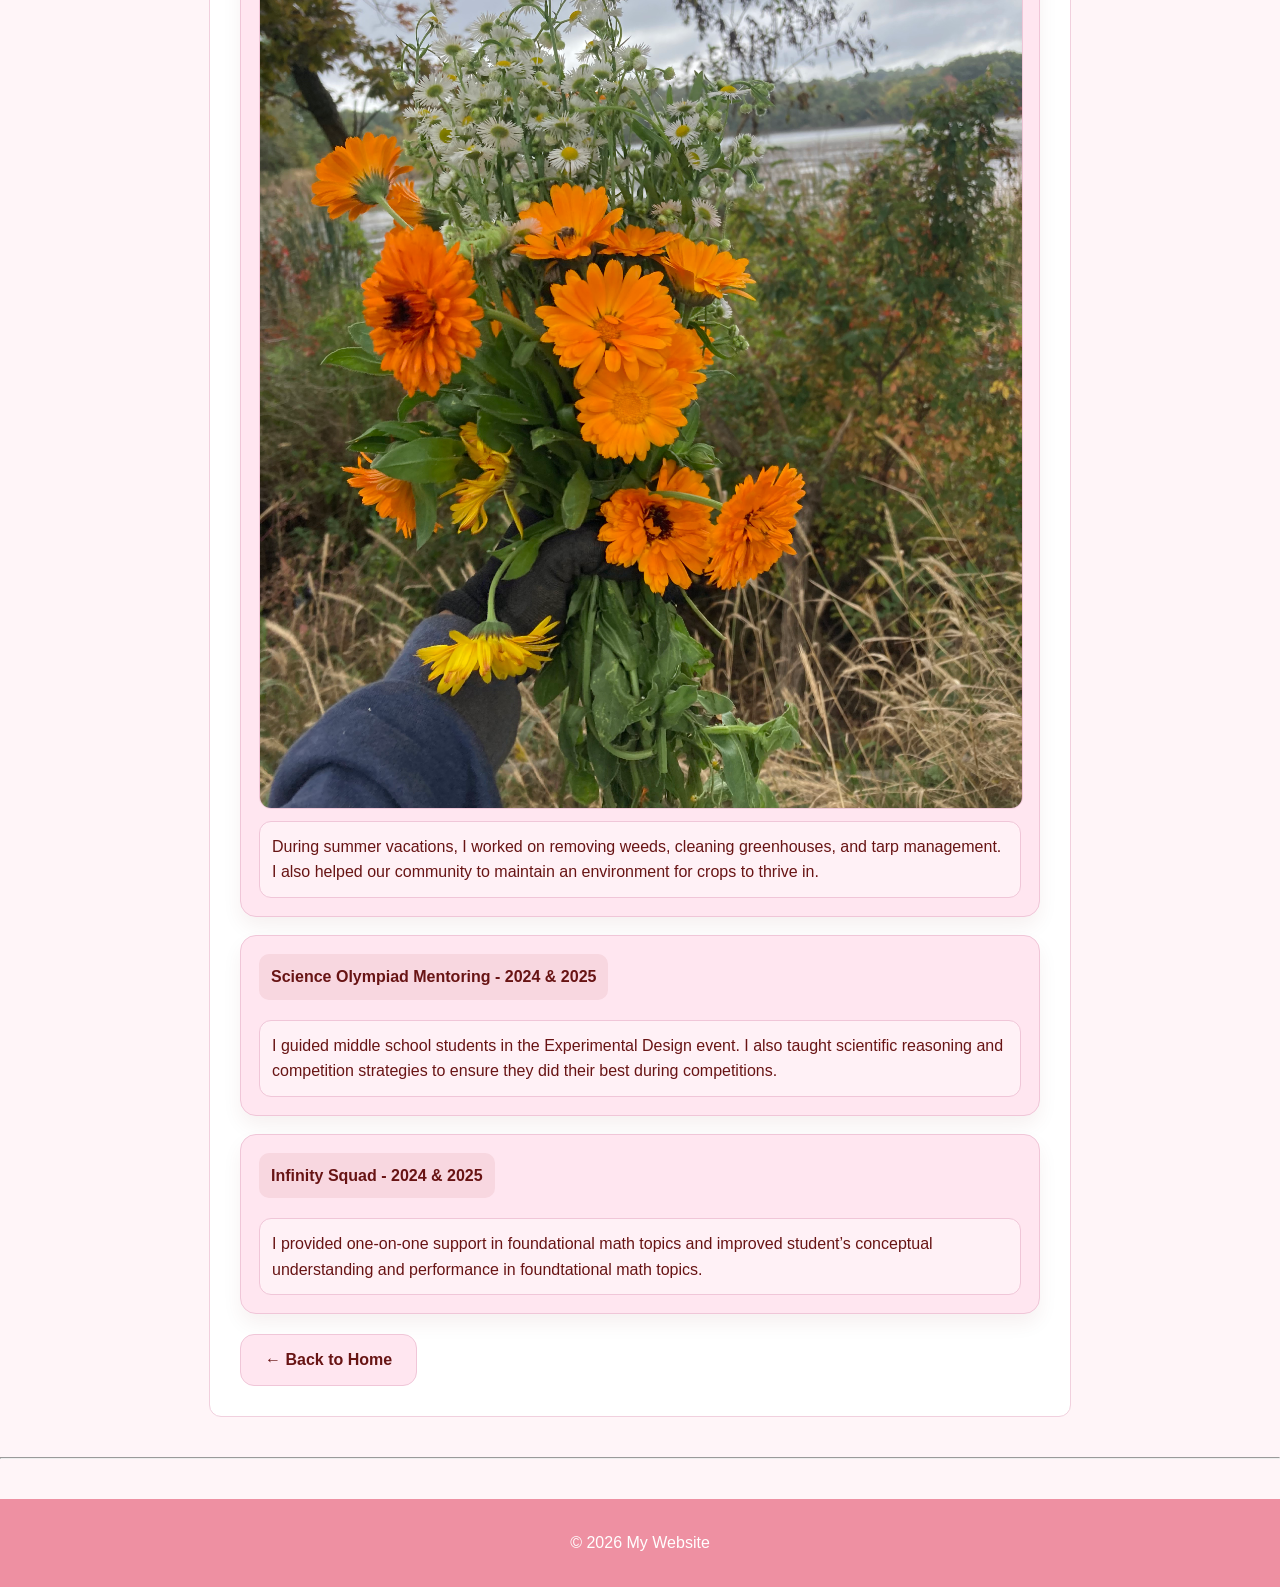
<file: volunteering.html>
<!DOCTYPE html>
<html lang="en">
<head>
    <meta charset="UTF-8">
    <title>Volunteering - Senorena Raja</title>
    <link rel="stylesheet" href="index.css">
    <style>
        .page-content {
            max-width: 800px;
            margin: 40px auto;
            background: #fff;
            padding: 30px;
            border-radius: 12px;
            border: 1px solid #f1d0de;
        }
        .page-content h2 {
            color: #681414;
            margin-top: 0;
        }
        .back-btn {
            display: inline-block;
            margin-top: 20px;
            padding: 12px 24px;
            background: #ffe6f0;
            border: 1px solid #f0c6d8;
            border-radius: 14px;
            color: #681414;
            text-decoration: none;
            font-weight: 700;
            cursor: pointer;
            transition: transform 0.22s ease, box-shadow 0.22s ease;
        }
        .back-btn:hover {
            transform: translateY(-4px);
            box-shadow: 0 10px 20px rgba(104,20,20,0.12);
        }
        .vol-box {
            background: #ffe6f0;
            border: 1px solid #f0c6d8;
            border-radius: 16px;
            padding: 18px;
            margin-top: 18px;
            box-shadow: 0 10px 20px rgba(104,20,20,0.06);
        }
        .vol-title {
            font-weight: 800;
            color: #681414;
            background: #f8d7e0;
            padding: 10px 12px;
            border-radius: 10px;
            display: inline-block;
            margin-bottom: 12px;
        }
        .vol-desc {
            background: #fff1f6;
            border: 1px solid #f0c6d8;
            border-radius: 12px;
            padding: 12px;
            color: #681414;
            margin-top: 8px;
        }
        .vol-image {
            display: block;
            max-width: 100%;
            border-radius: 12px;
            border: 1px solid #f0c6d8;
            margin: 12px 0;
        }
    </style>
</head>
<body>
    <!-- Header -->
    <header>
        <h1>Senorena Raja</h1>
        <nav class="page-nav">
            <div class="link-cards">
                <a class="card-link" href="experience.html">Experience</a>
                <div class="dropdown">
                    <button class="card-link dropdown-toggle" type="button">Art ▾</button>
                    <div class="dropdown-content">
                        <a href="art.html">2D Art</a>
                        <a href="3d-art.html">3D Art</a>
                    </div>
                </div>
                <a class="card-link" href="achievements.html">Achievements</a>
                <a class="card-link" href="volunteering.html">Volunteering</a>
                <a class="card-link" href="projects.html">Projects</a>
                <div class="dropdown">
                    <button class="card-link dropdown-toggle" type="button">Extracurriculars ▾</button>
                    <div class="dropdown-content">
                        <a href="extracurriculars.html">Karate</a>
                        <a href="orchestra.html">Orchestra</a>
                    </div>
                </div>
            </div>
        </nav>
    </header>

    <hr>

    <!-- Page Content -->
    <div class="page-content">
        <h2>Volunteering</h2>
        <div class="vol-box">
            <div class="vol-title">Schoolhouse.world - 2026-Present</div>
            <img src="assets/SHS1.png" alt="SHS1" class="vol-image">
            <div class="vol-desc">I tutor high school students in SAT Math/English concepts and problem-solving strategies.
    I also help students build accuracy, confidence, and test-taking skills. 
    </div>
        </div>

        <div class="vol-box">
            <div class="vol-title">Lexington Community Farm - 2022 & 2023</div>
            <img src="assets/CommuinityFarm.jpeg" alt="Community Farm" class="vol-image">
            <div class="vol-desc"> During summer vacations, I worked on removing weeds, cleaning greenhouses, and tarp management. 
                I also helped our community to maintain an environment for crops to thrive in. </div>
        </div>

        <div class="vol-box">
            <div class="vol-title">Science Olympiad Mentoring - 2024 & 2025</div>
            <div class="vol-desc">I guided middle school students in the Experimental Design event. I also taught scientific reasoning and competition strategies to ensure they did their best during competitions.</div>
        </div>

        <div class="vol-box">
            <div class="vol-title">Infinity Squad - 2024 & 2025</div>
            <div class="vol-desc">I provided one-on-one support in foundational math topics and
                 improved student’s conceptual understanding and performance in foundtational math topics. 
</div>
        </div>

        <a href="index.html" class="back-btn">← Back to Home</a>
    </div>

    <hr>

    <!-- Footer -->
    <footer>
        <p>&copy; 2026 My Website</p>
    </footer>
</body>
<script src="nav-fix.js"></script>
</html>
</file>
<file: index.css>
﻿/* Reset some default browser styles */
body {
    margin: 0;
    font-family: Arial, Helvetica, sans-serif;
    background-color: #fff5f8;
    color: #681414;
    line-height: 1.6;
}

/* Header */
header {
    background-color: #ee90a2;
    color: white;
    padding: 12px 12px;
    font-family: "Lucida Handwriting", "Brush Script MT", cursive;
    font-size: 48px;
    font-weight: 400;
    font-style: italic;
    text-align: center;
    line-height: 1.2;
    min-height: 50px;
    text-shadow: 1px 1px 2px rgba(0, 0, 0, 0.15);
}

/* Navigation bar */
nav {
    background-color: transparent;
    padding: 0;
    text-align: center;
    display: flex;
    flex-direction: column;
    gap: 0;
    position: relative;
}

.gif-container {
    position: relative;
    display: block;
    width: 100vw;
    height: 100vh;
    margin: 0;
    overflow: visible;
}

.gif-container img {
    width: 100% !important;
    height: 100% !important;
    object-fit: cover;
}

.page-nav {
    padding: 8px 0 12px;
}

.link-cards {
    display: flex;
    flex-wrap: wrap;
    justify-content: center;
    align-items: center;
    gap: 14px;
    max-width: 1200px;
    width: calc(100% - 32px);
    margin: 0 auto;
    padding: 0 16px;
}

.about-box {
    position: absolute;
    top: 24%;
    left: 50%;
    transform: translate(-50%, -0%);
    width: min(920px, calc(100% - 40px));
    padding: 26px;
    background: rgba(255, 230, 240, 0.82);
    border: 2px solid rgba(240, 198, 216, 0.9);
    border-radius: 24px;
    color: #681414;
    box-shadow: 0 22px 42px rgba(104,20,20,0.08);
    z-index: 9;
}

.about-box h3 {
    margin-top: 0;
    margin-bottom: 12px;
    color: #681414;
    font-size: 1.4rem;
}

.about-box p {
    margin: 0 0 14px;
    line-height: 1.55;
}

.card-link {
    display: inline-flex;
    align-items: center;
    justify-content: center;
    width: 158px;
    height: 52px;
    flex: 0 0 158px;
    white-space: nowrap;
    background: rgba(255, 230, 240, 0.85);
    border: 1px solid rgba(240, 198, 216, 0.9);
    border-radius: 14px;
    padding: 0 14px;
    color: #681414;
    font-family: Arial, Helvetica, sans-serif;
    font-size: 1rem;
    font-weight: 700;
    line-height: 1.1;
    text-align: center;
    text-decoration: none;
    box-sizing: border-box;
    box-shadow: 0 6px 12px rgba(104,20,20,0.06);
    transition: transform 0.22s cubic-bezier(.2,.9,.3,1), box-shadow 0.22s ease, border-color 0.22s ease;
    cursor: pointer;
}

.card-link:hover {
    transform: translateY(-8px) scale(1.02);
    box-shadow: 0 18px 34px rgba(104,20,20,0.12);
    border-color: rgba(197,131,154,0.9);
}

/* Footer */
footer {
    text-align: center;
    padding: 15px;
    background-color: #ee90a2;
    color: white;
    margin-top: 40px;
}

/* Dropdown for multi-item nav entries */
.dropdown {
    position: relative;
    display: inline-block;
}
.dropdown .dropdown-content {
    display: none;
    position: absolute;
    top: calc(100% + 8px);
    left: 50%;
    transform: translateX(-50%);
    background: rgba(255, 255, 255, 0.98);
    min-width: 140px;
    border: 1px solid rgba(240,198,216,0.9);
    border-radius: 12px;
    box-shadow: 0 14px 28px rgba(104,20,20,0.08);
    padding: 6px;
    z-index: 20;
}
.dropdown .dropdown-content a {
    display: block;
    padding: 8px 10px;
    color: #681414;
    text-decoration: none;
    font-weight: 600;
    border-radius: 8px;
    font-family: Arial, Helvetica, sans-serif;
    font-size: 0.92rem;
}
.dropdown .dropdown-content a:hover {
    background: rgba(238,144,162,0.08);
}
.dropdown:hover .dropdown-content,
.dropdown:focus-within .dropdown-content {
    display: block;
}
/* Make the dropdown toggle use a basic font and slightly smaller size */
.dropdown .card-link {
    width: 140px;
    height: 44px;
    font-family: Arial, Helvetica, sans-serif;
    font-size: 0.95rem;
}
</file>
